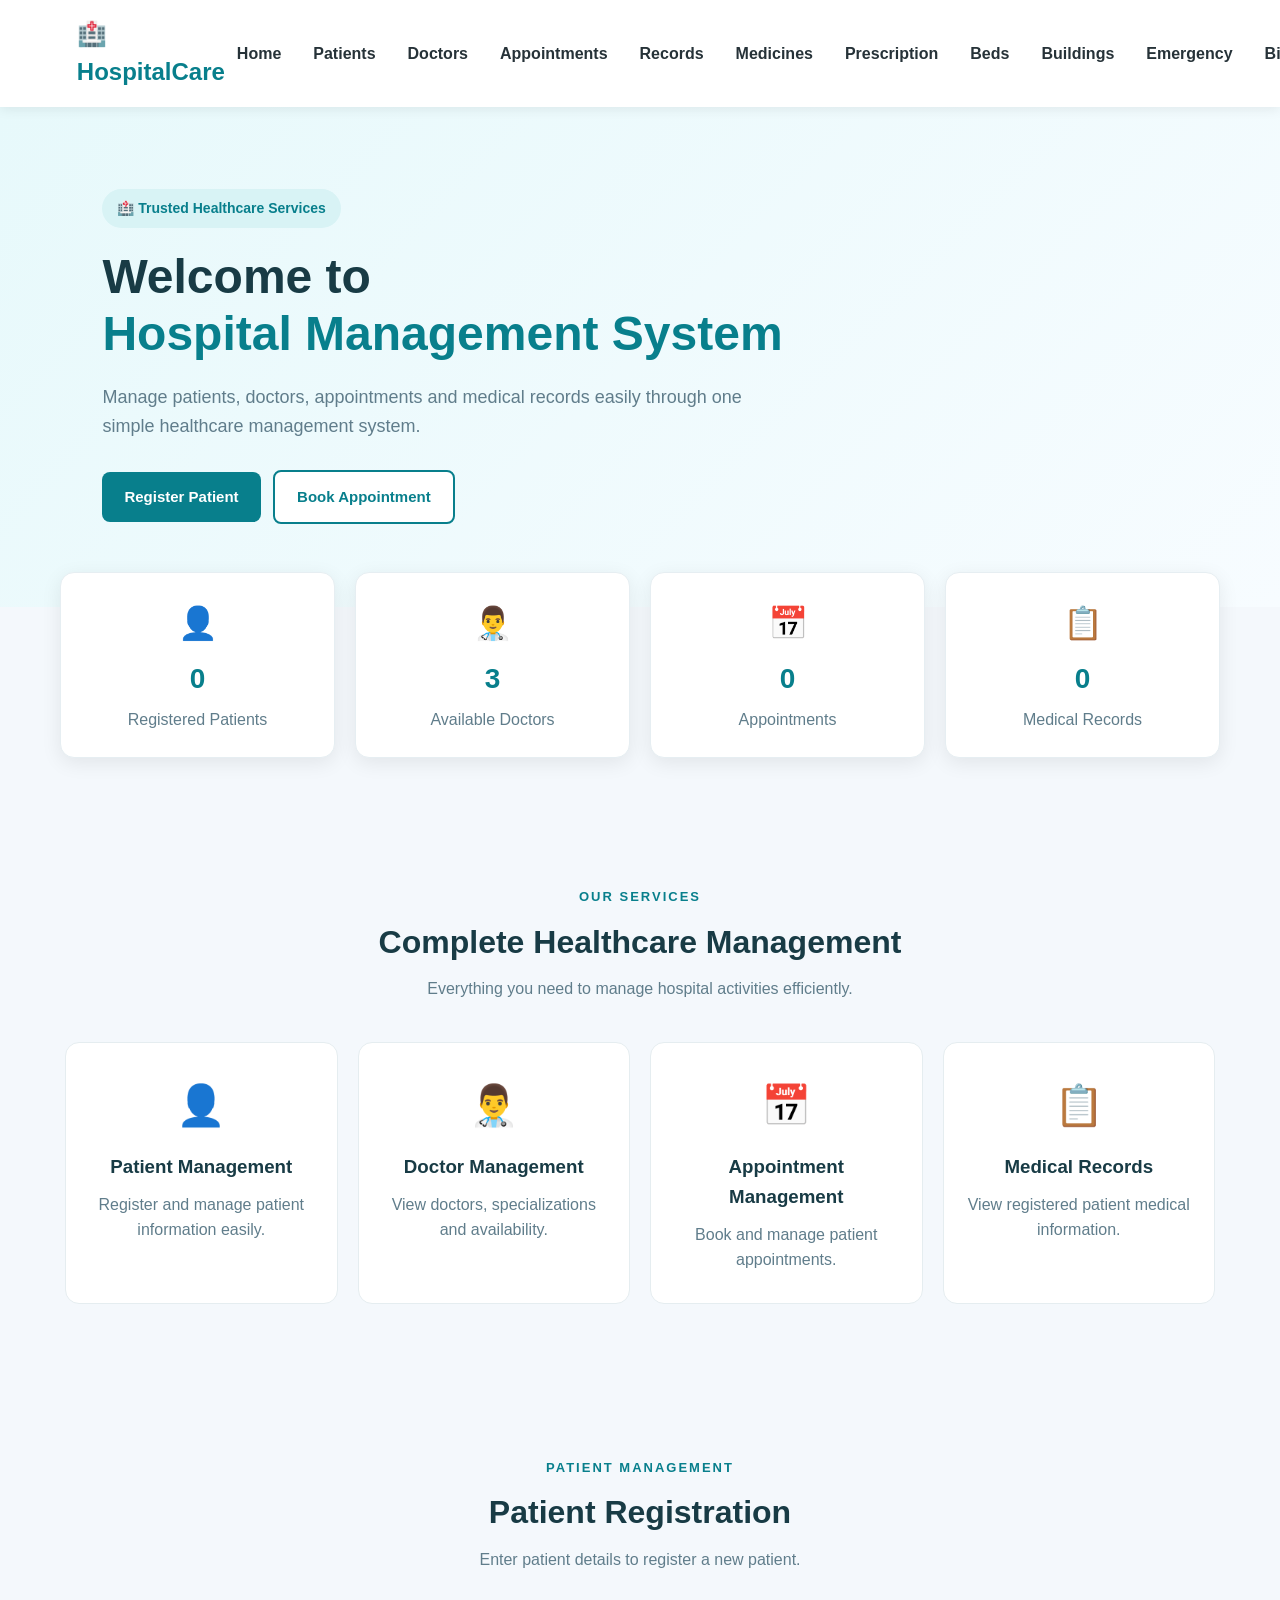
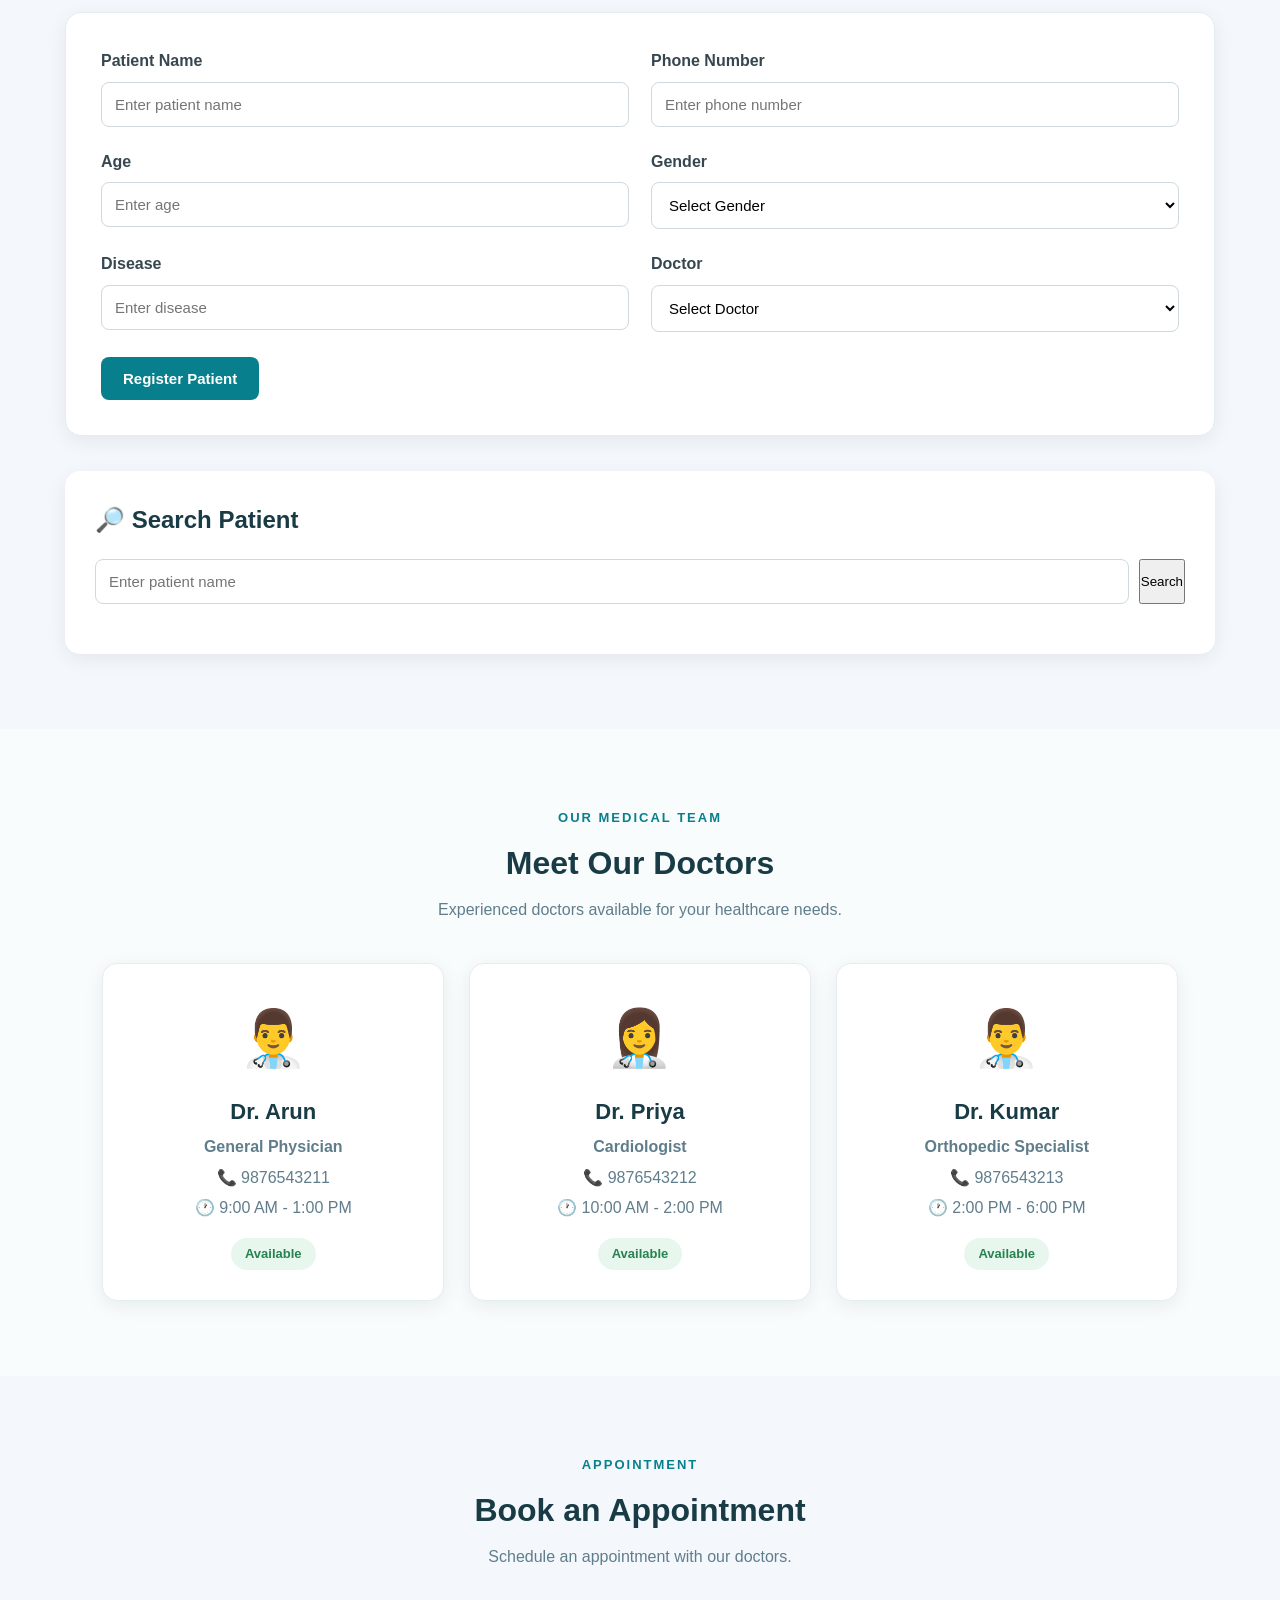
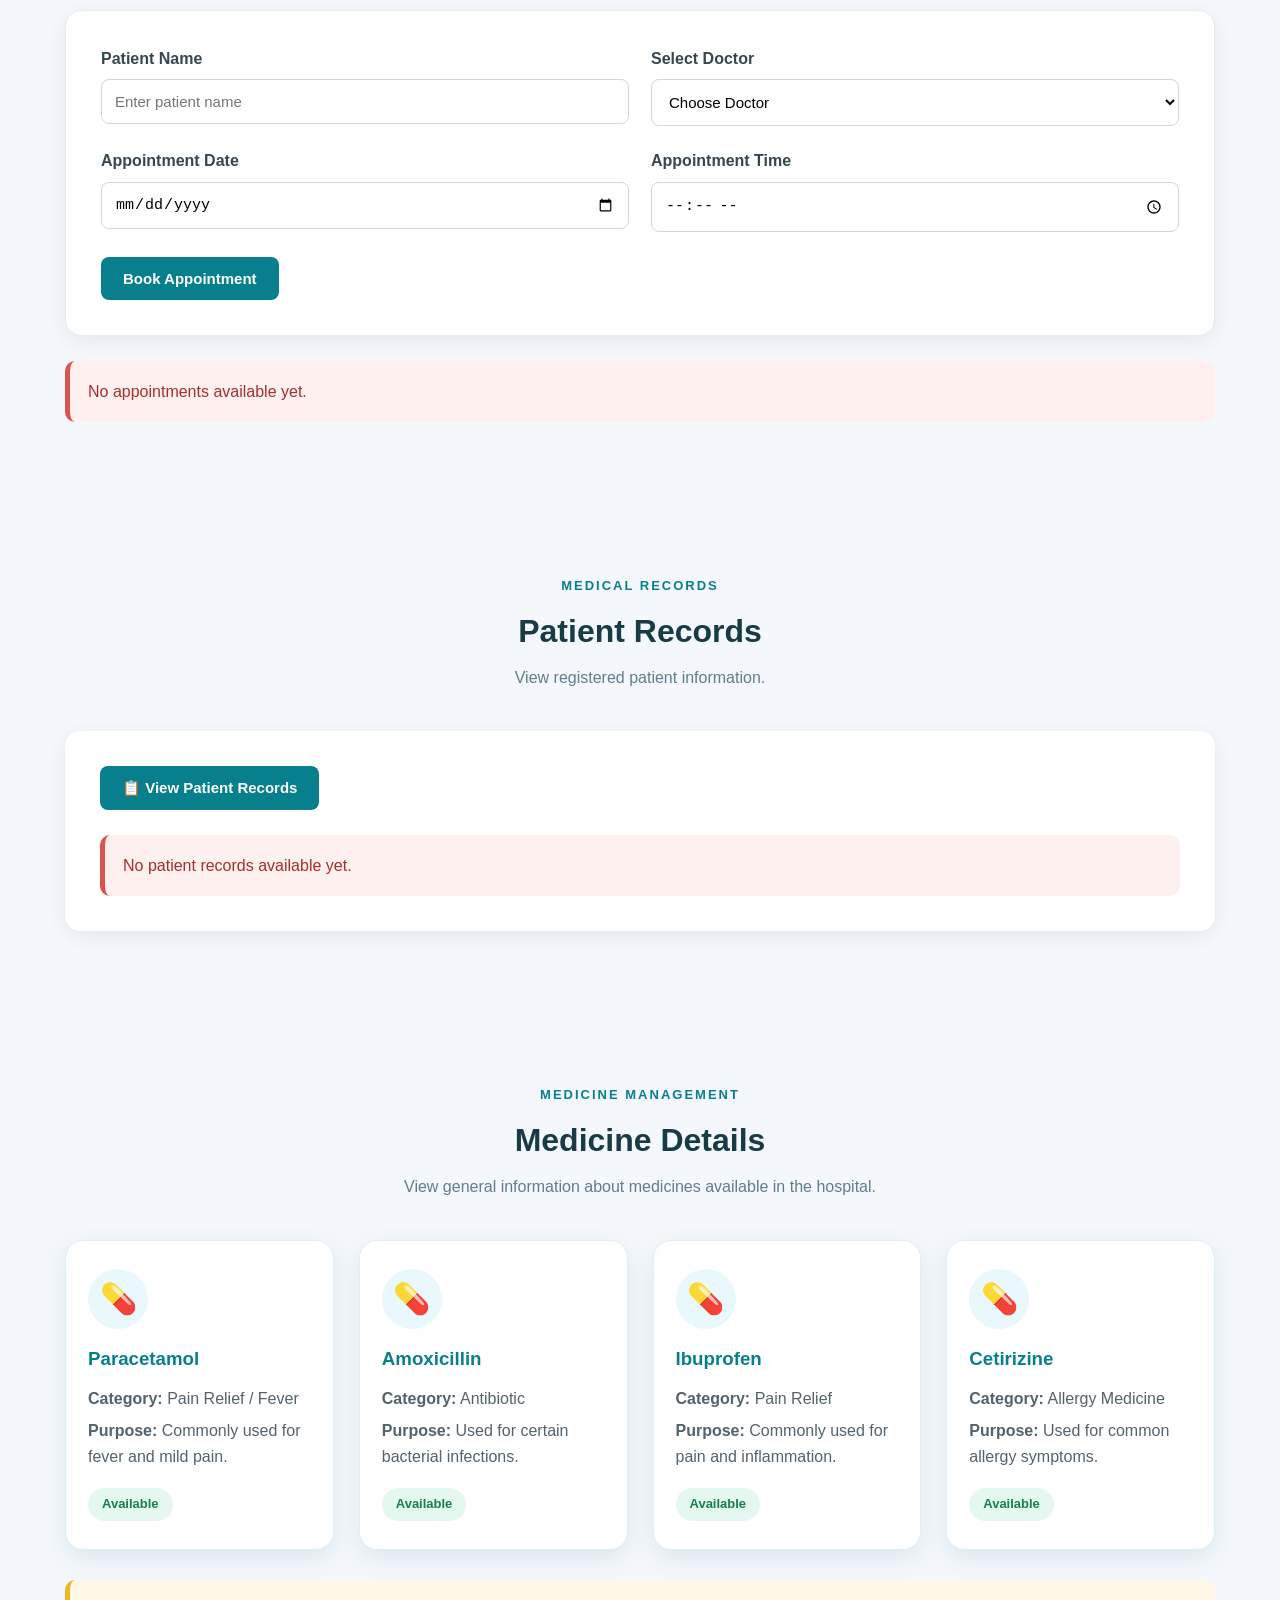
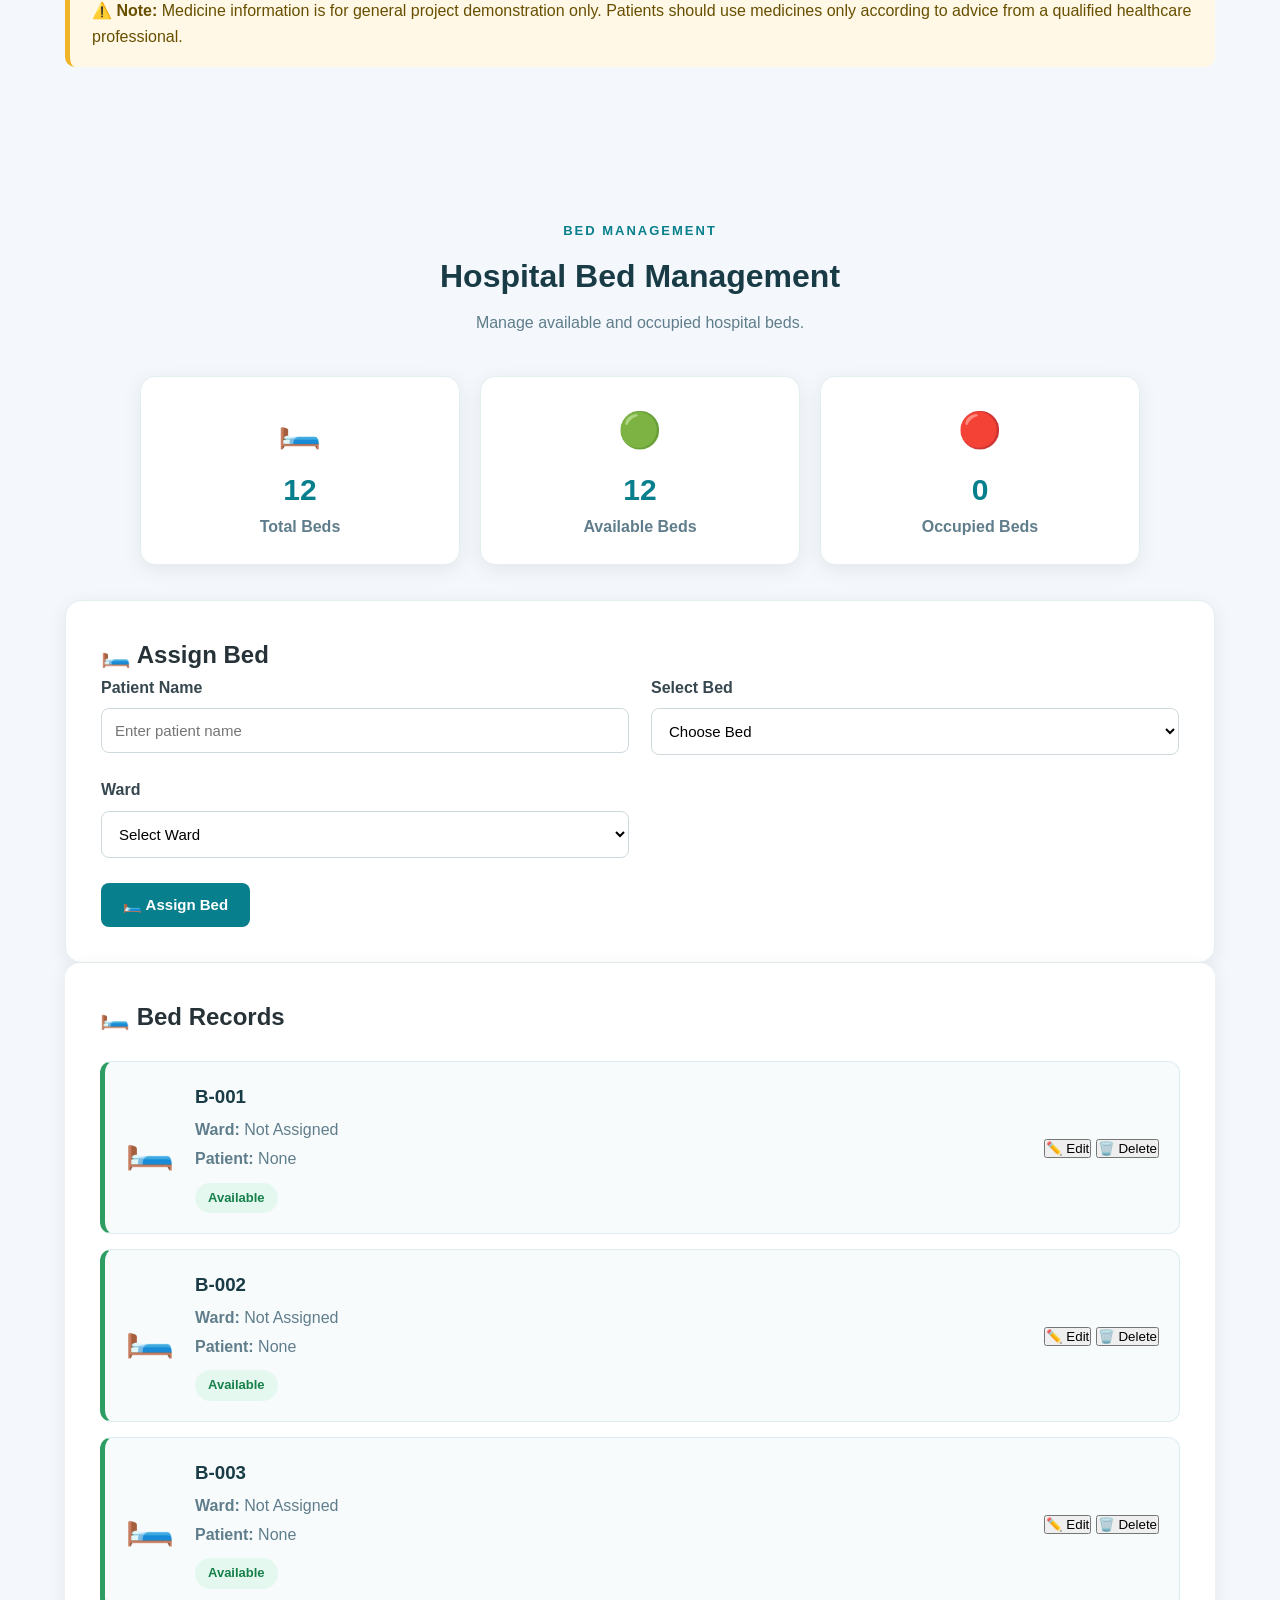
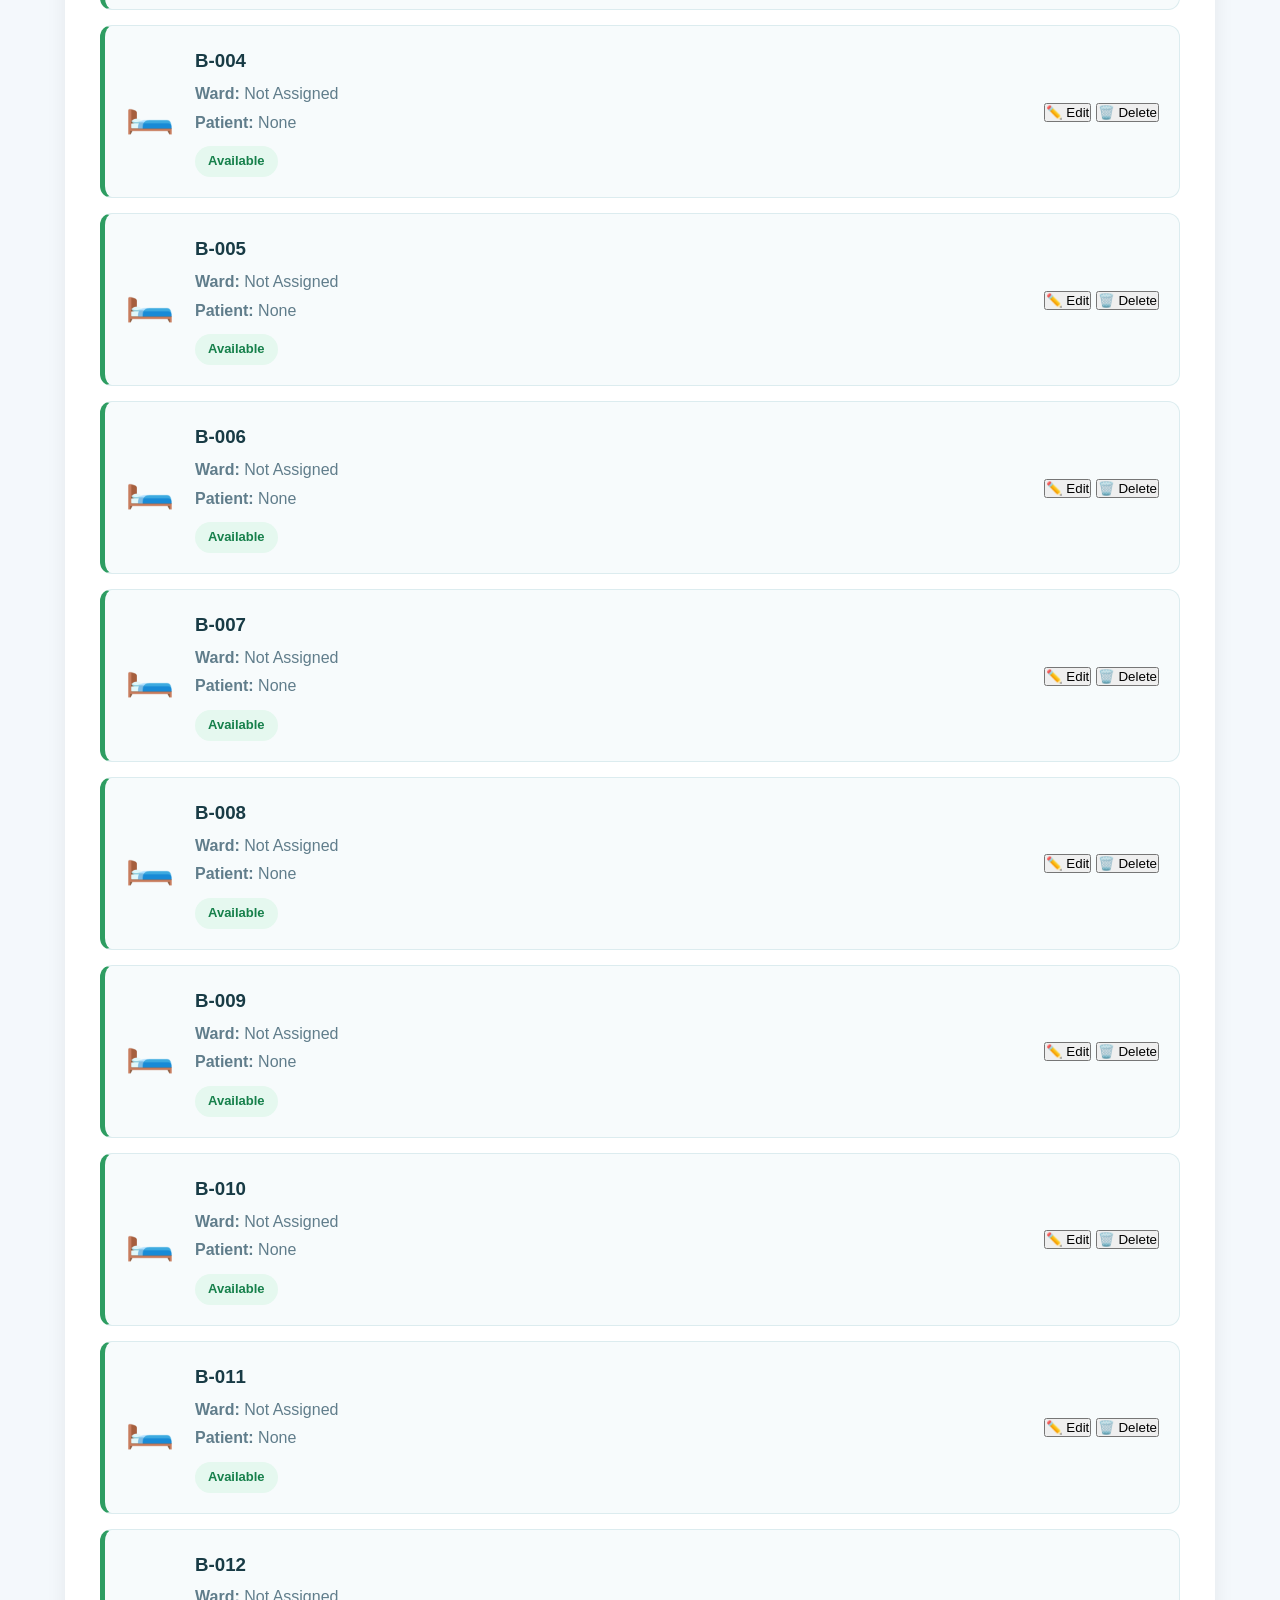
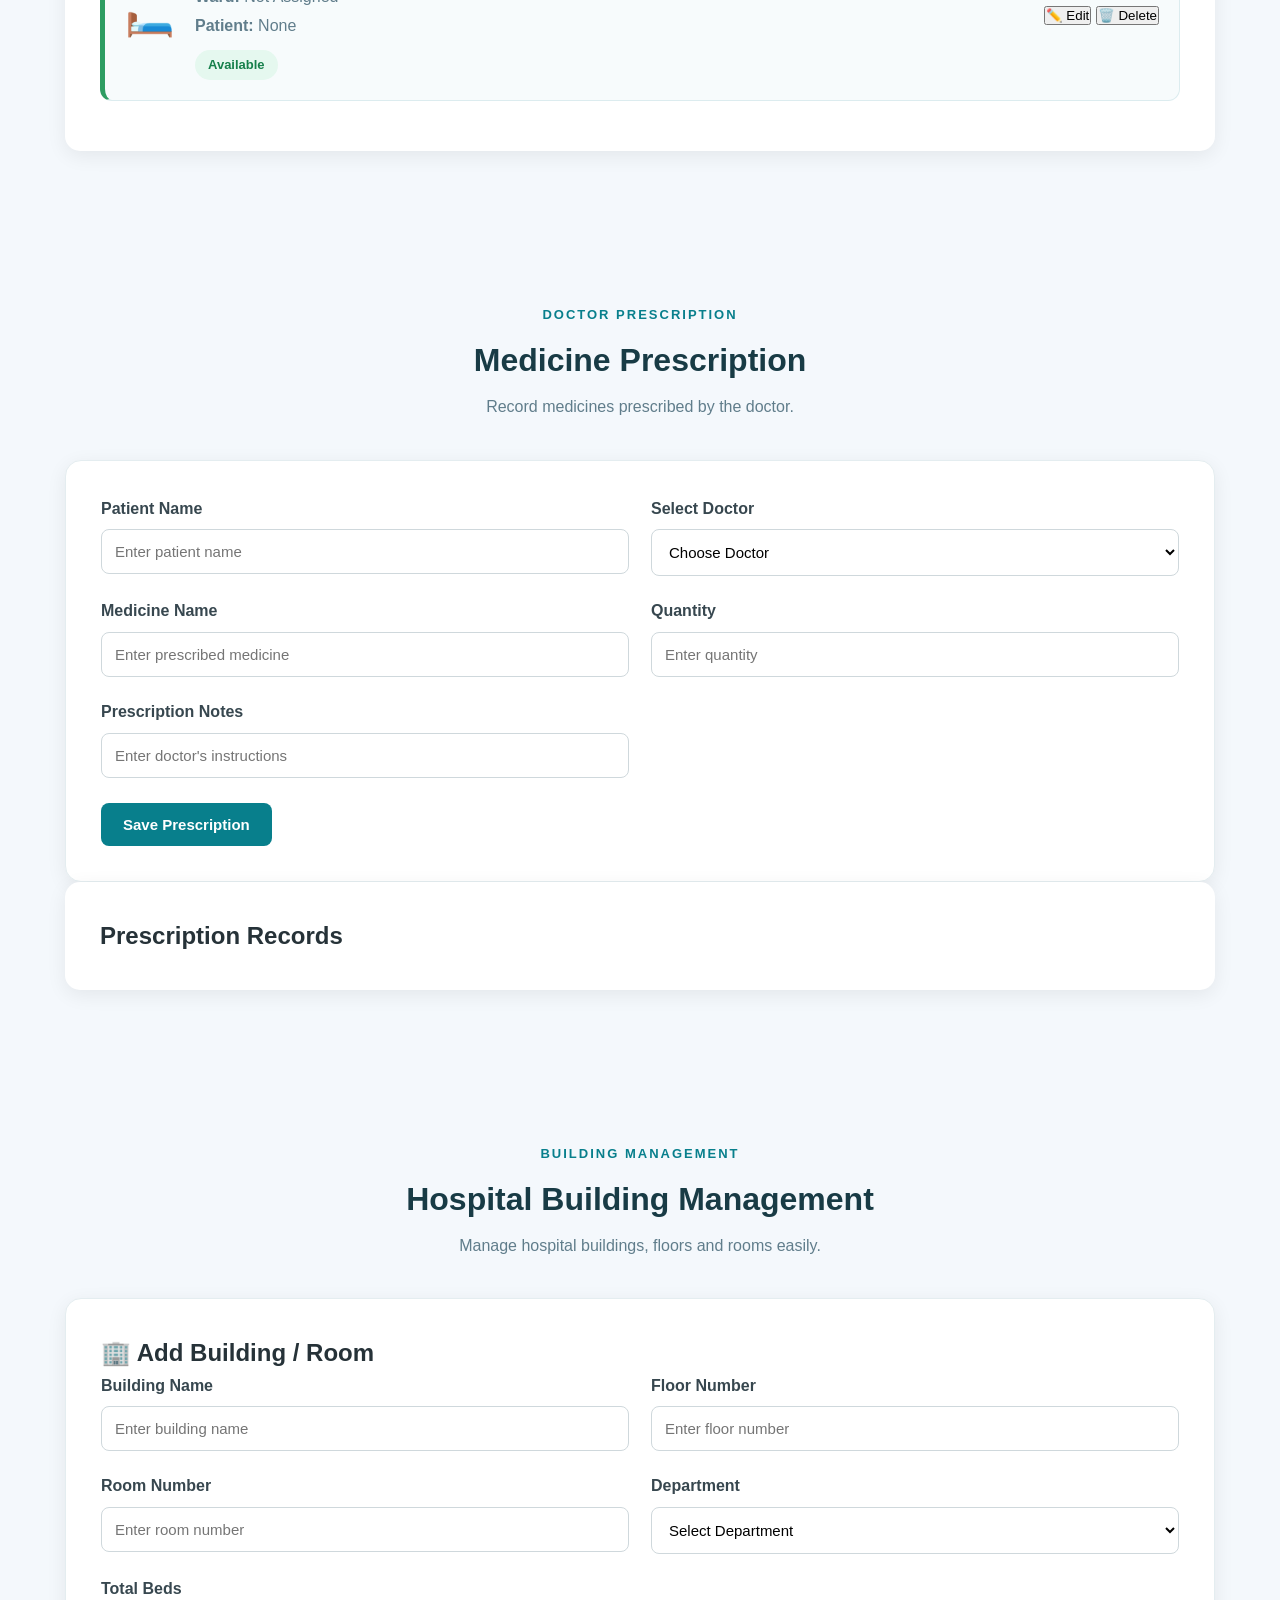
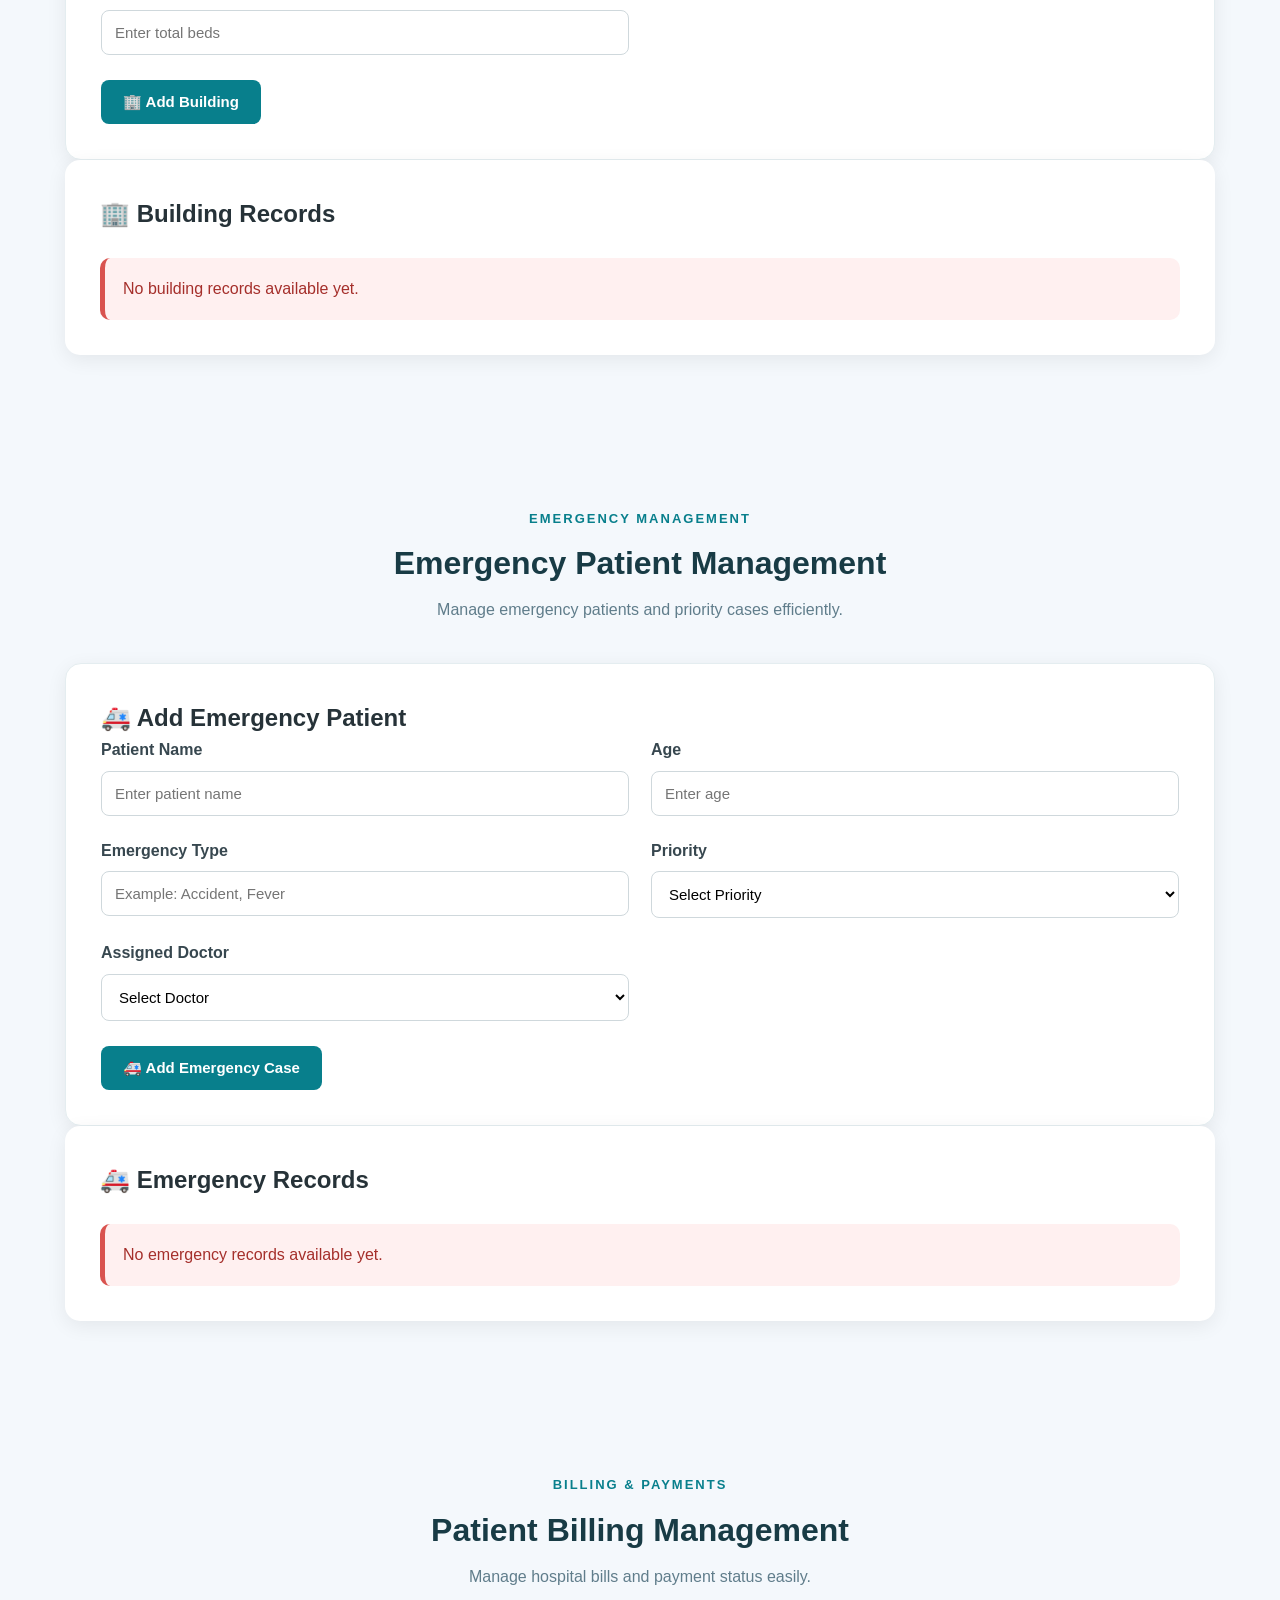
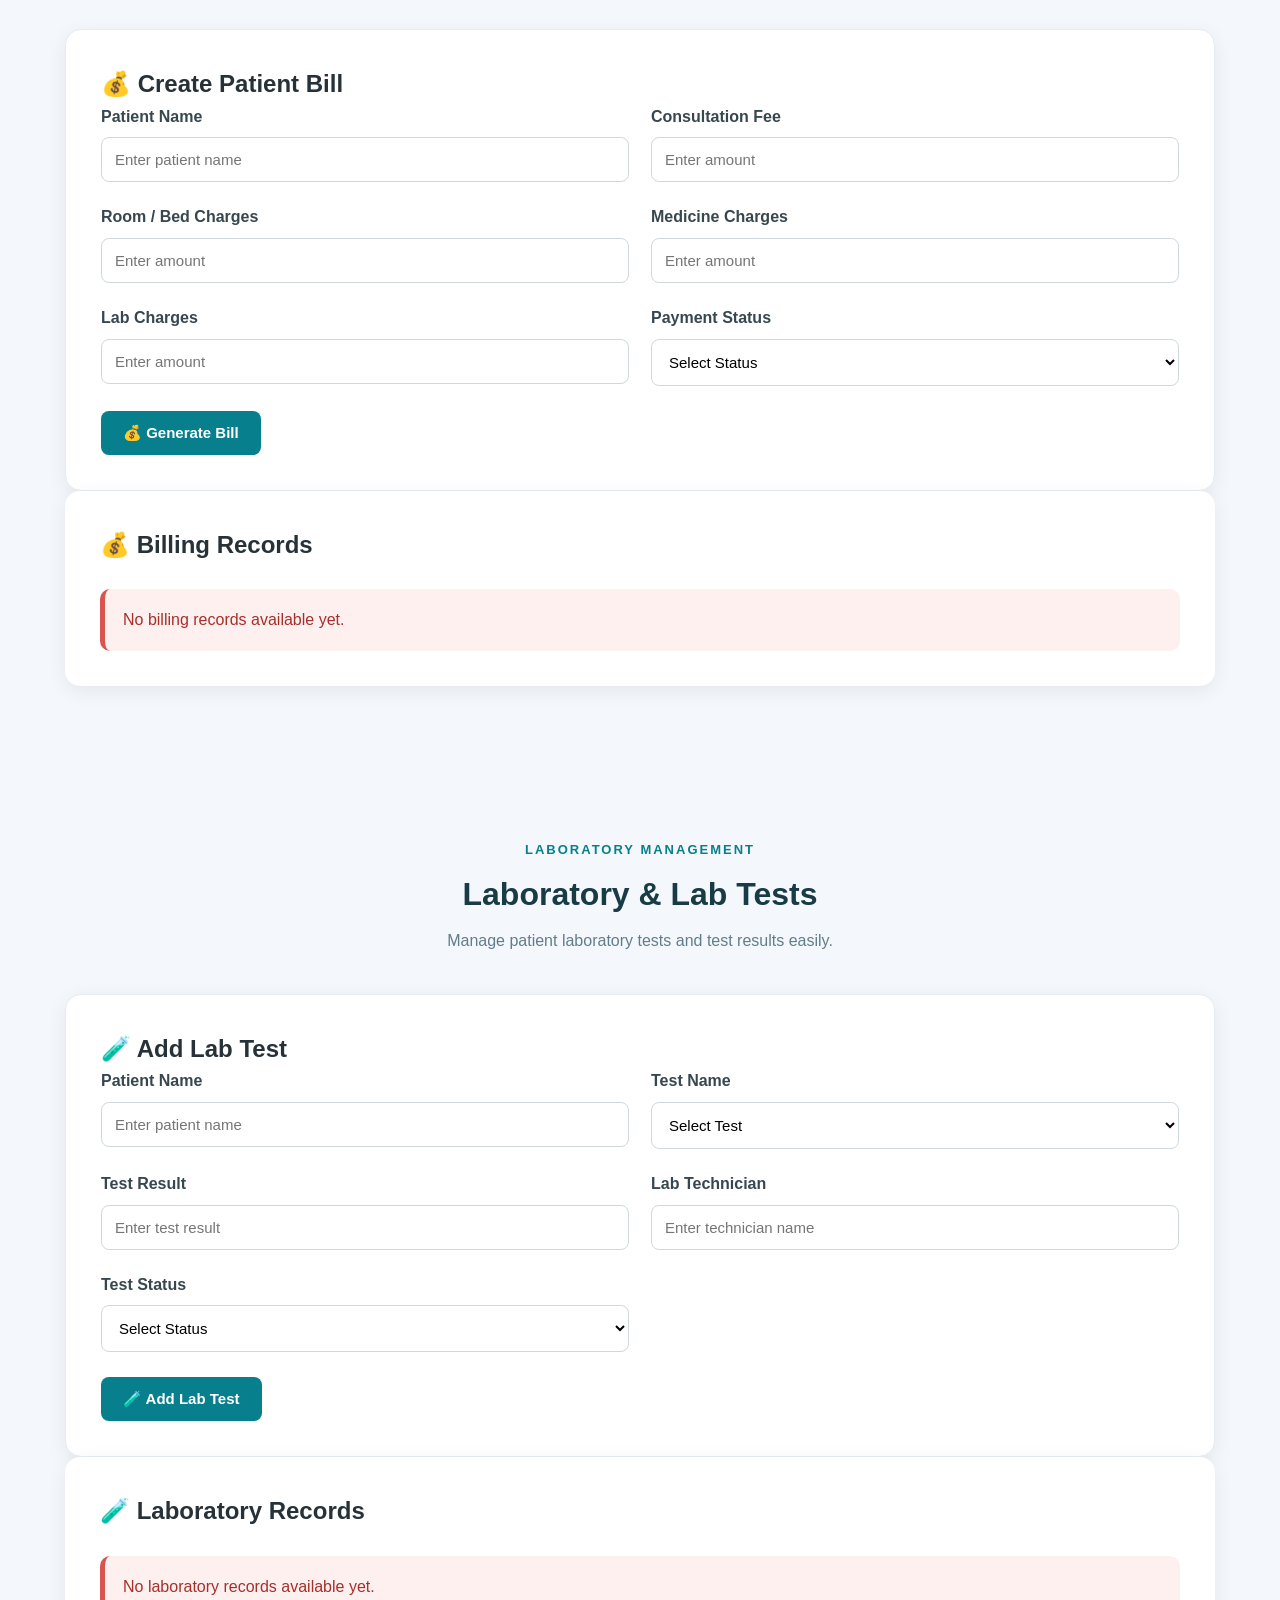
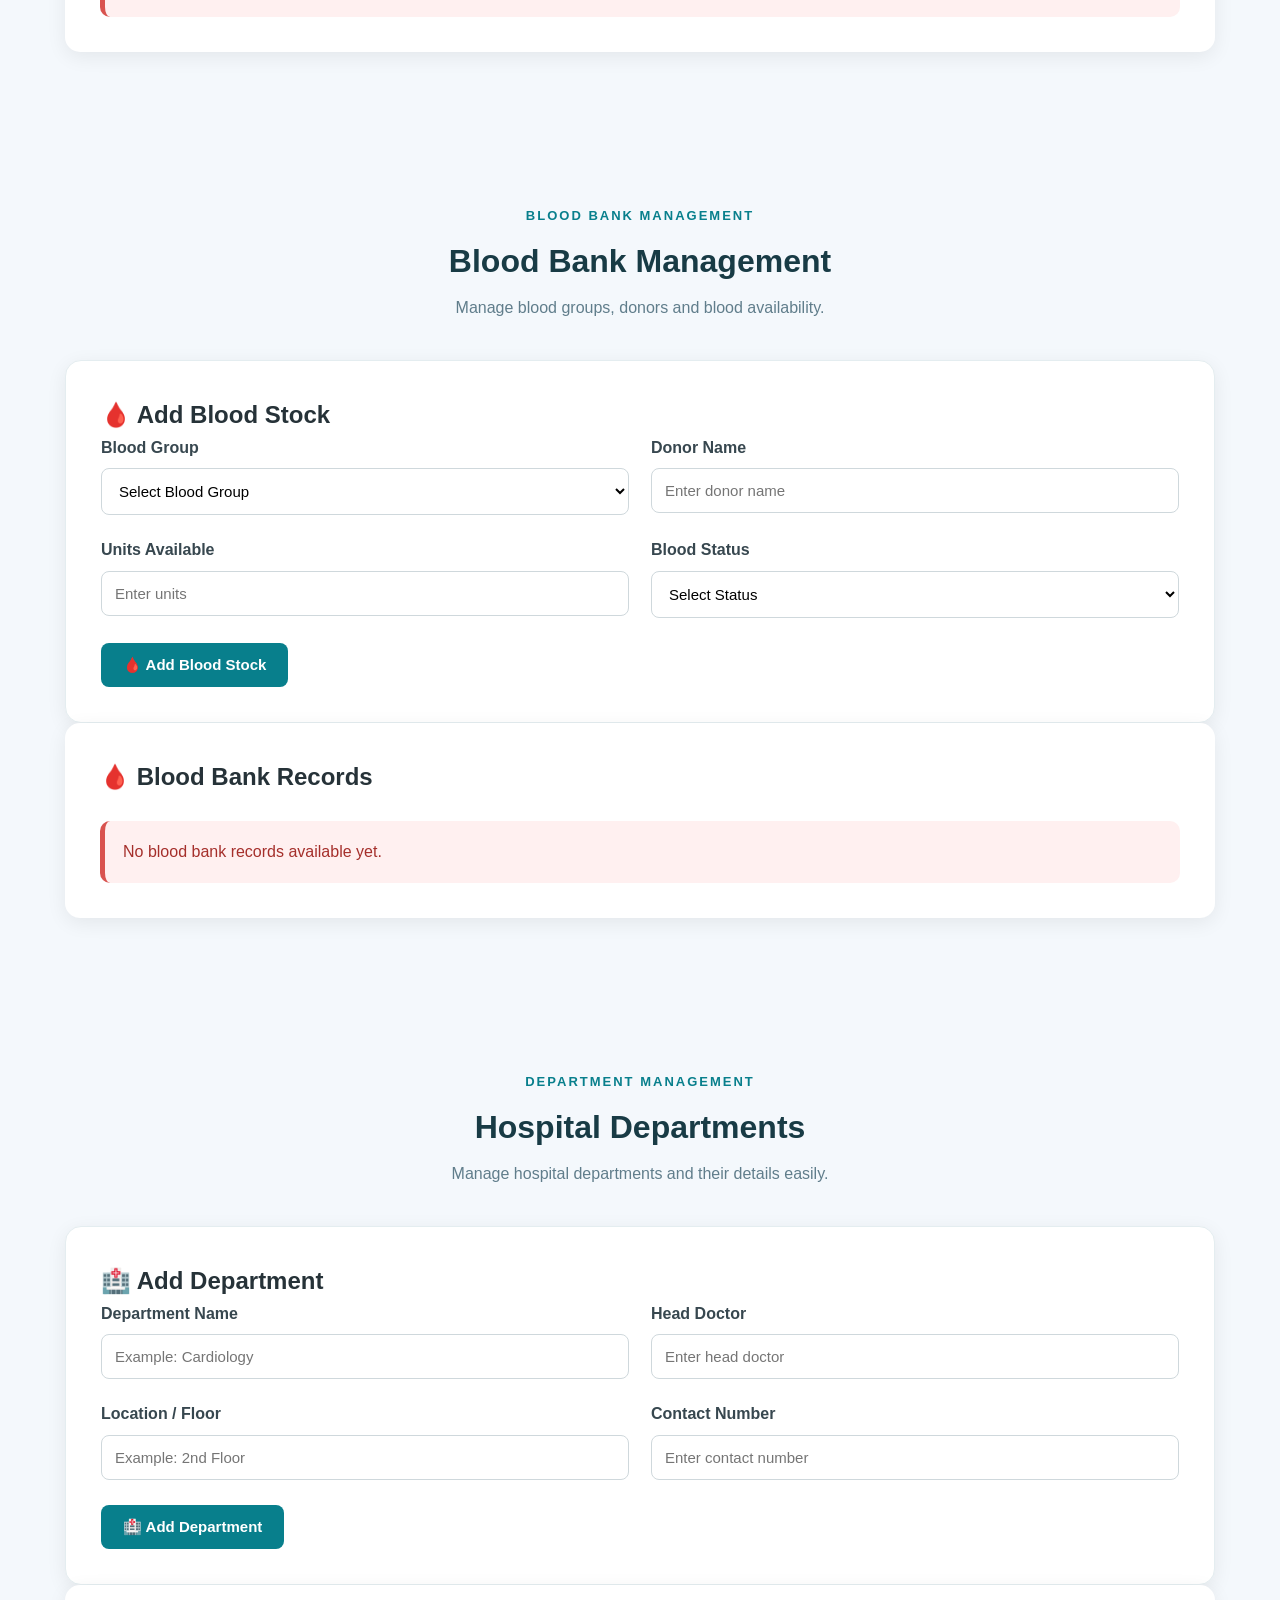
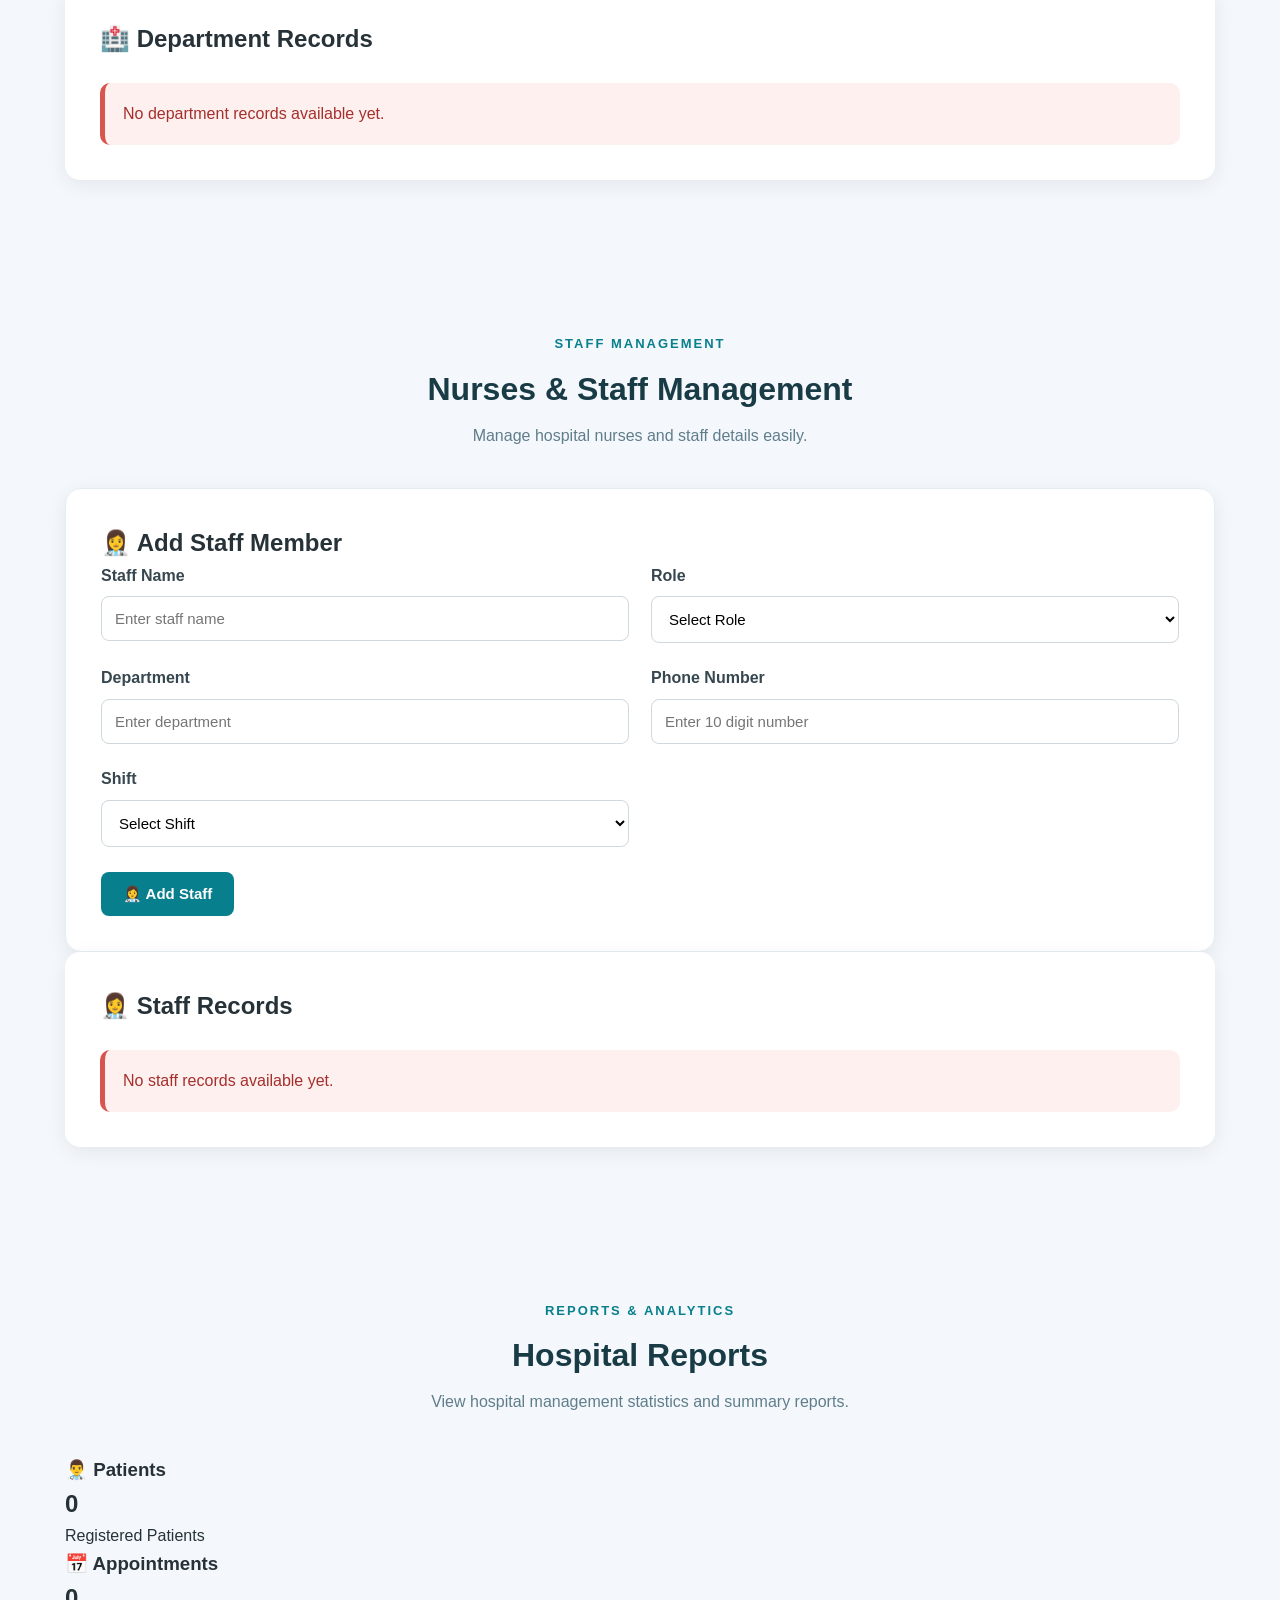
<file: index.html>
<!DOCTYPE html>

<html lang="en">
<head>
    <meta charset="UTF-8">
    <meta name="viewport" content="width=device-width, initial-scale=1.0">
    <title>Hospital Management System</title>
    <link rel="stylesheet" href="style.css">
</head>

<body>

<header>
    <div class="logo">🏥 HospitalCare</div>


<nav>
    <a href="#home">Home</a>
    <a href="#patients">Patients</a>
    <a href="#doctors">Doctors</a>
    <a href="#appointment">Appointments</a>
    <a href="#records">Records</a>
    <a href="#medicines">Medicines</a>
    <a href="#prescription">Prescription</a>
    <a href="#beds">Beds</a>
    <a href="#buildings">Buildings</a>
    <a href="#emergency">Emergency</a>
    <a href="#billing">Billing</a>
    <a href="#lab">Lab Tests</a>
    <a href="#bloodbank">Blood Bank</a>
    <a href="#departments">Departments</a>
    <a href="#staff">Nurses / Staff</a>
    <a href="#reports">Reports</a>
    <a href="#notifications">Notifications</a>
    <a href="#pharmacy">Pharmacy Stock</a>
    <a href="#discharge">Discharge</a>
    
    <a href="#contact">Contact</a>
    <a href="login.html" class="login-btn">Login</a>
</nav>


</header>

<!-- HOME -->

<section id="home" class="hero">


<div class="hero-content">
    <span class="badge">🏥 Trusted Healthcare Services</span>

    <h1>Welcome to<br>
        <span>Hospital Management System</span>
    </h1>

    <p>
        Manage patients, doctors, appointments and medical records
        easily through one simple healthcare management system.
    </p>

    <a href="#patients" class="primary-btn">
        Register Patient
    </a>

    <a href="#appointment" class="secondary-btn">
        Book Appointment
    </a>
</div>


</section>

<!-- DASHBOARD -->

<section class="dashboard">


<div class="stat-card">
    <div class="stat-icon">👤</div>
    <h3 id="patientCount">0</h3>
    <p>Registered Patients</p>
</div>

<div class="stat-card">
    <div class="stat-icon">👨‍⚕️</div>
    <h3>3</h3>
    <p>Available Doctors</p>
</div>

<div class="stat-card">
    <div class="stat-icon">📅</div>
    <h3 id="appointmentCount">0</h3>
    <p>Appointments</p>
</div>

<div class="stat-card">
    <div class="stat-icon">📋</div>
    <h3 id="recordCount">0</h3>
    <p>Medical Records</p>
</div>


</section>

<!-- SERVICES -->

<section class="section">


<div class="section-title">
    <span>OUR SERVICES</span>
    <h2>Complete Healthcare Management</h2>
    <p>Everything you need to manage hospital activities efficiently.</p>
</div>

<div class="service-grid">

    <div class="service-card">
        <div class="service-icon">👤</div>
        <h3>Patient Management</h3>
        <p>Register and manage patient information easily.</p>
    </div>

    <div class="service-card">
        <div class="service-icon">👨‍⚕️</div>
        <h3>Doctor Management</h3>
        <p>View doctors, specializations and availability.</p>
    </div>

    <div class="service-card">
        <div class="service-icon">📅</div>
        <h3>Appointment Management</h3>
        <p>Book and manage patient appointments.</p>
    </div>

    <div class="service-card">
        <div class="service-icon">📋</div>
        <h3>Medical Records</h3>
        <p>View registered patient medical information.</p>
    </div>

</div>


</section>

<!-- PATIENTS -->

<section id="patients" class="section">


<div class="section-title">
    <span>PATIENT MANAGEMENT</span>
    <h2>Patient Registration</h2>
    <p>Enter patient details to register a new patient.</p>
</div>

<div class="form-card">

    <form onsubmit="registerPatient(event)">

        <div class="form-grid">

            <div class="form-group">
                <label>Patient Name</label>
                <input type="text" id="patientName"
                       placeholder="Enter patient name" required>
            </div>

            <div class="form-group">
                <label>Phone Number</label>
                <input type="tel" id="phone"
                       placeholder="Enter phone number"
                       pattern="[0-9]{10}" required>
            </div>

            <div class="form-group">
                <label>Age</label>
                <input type="number" id="age"
                       placeholder="Enter age"
                       min="1" max="120" required>
            </div>

            <div class="form-group">
                <label>Gender</label>
                <select id="gender" required>
                    <option value="">Select Gender</option>
                    <option>Male</option>
                    <option>Female</option>
                    <option>Other</option>
                </select>
            </div>

            <div class="form-group">
                <label>Disease</label>
                <input type="text" id="disease"
                       placeholder="Enter disease" required>
            </div>

            <div class="form-group">
                <label>Doctor</label>
                <select id="doctor" required>
                    <option value="">Select Doctor</option>
                    <option>Dr. Arun</option>
                    <option>Dr. Priya</option>
                    <option>Dr. Kumar</option>
                </select>
            </div>

        </div>

        <button type="submit" class="primary-btn">
            Register Patient
        </button>

    </form>

    <div id="patientMessage"></div>

</div>


<!-- SEARCH -->
<div class="search-box">

    <h2>🔎 Search Patient</h2>

    <div class="search-row">

        <input type="text"
               id="searchPatient"
               placeholder="Enter patient name">

        <button onclick="searchPatient()">
            Search
        </button>

    </div>

    <div id="searchResult"></div>

</div>


</section>

<!-- DOCTORS -->

<section id="doctors" class="section doctors-section">

<div class="section-title">
    <span>OUR MEDICAL TEAM</span>
    <h2>Meet Our Doctors</h2>
    <p>Experienced doctors available for your healthcare needs.</p>
</div>

<div class="doctor-grid">

    <div class="doctor-card">
        <div class="doctor-icon">👨‍⚕️</div>
        <h3>Dr. Arun</h3>
        <p class="specialization">General Physician</p>
        <p>📞 9876543211</p>
        <p>🕐 9:00 AM - 1:00 PM</p>
        <span class="available">Available</span>
    </div>

    <div class="doctor-card">
        <div class="doctor-icon">👩‍⚕️</div>
        <h3>Dr. Priya</h3>
        <p class="specialization">Cardiologist</p>
        <p>📞 9876543212</p>
        <p>🕐 10:00 AM - 2:00 PM</p>
        <span class="available">Available</span>
    </div>

    <div class="doctor-card">
        <div class="doctor-icon">👨‍⚕️</div>
        <h3>Dr. Kumar</h3>
        <p class="specialization">Orthopedic Specialist</p>
        <p>📞 9876543213</p>
        <p>🕐 2:00 PM - 6:00 PM</p>
        <span class="available">Available</span>
    </div>

</div>


</section>

<!-- APPOINTMENT -->

<section id="appointment" class="section">


<div class="section-title">
    <span>APPOINTMENT</span>
    <h2>Book an Appointment</h2>
    <p>Schedule an appointment with our doctors.</p>
</div>

<div class="form-card">

    <form onsubmit="bookAppointment(event)">

        <div class="form-grid">

            <div class="form-group">
                <label>Patient Name</label>
                <input type="text"
                       id="appointmentName"
                       placeholder="Enter patient name"
                       required>
            </div>

            <div class="form-group">
                <label>Select Doctor</label>
                <select id="appointmentDoctor" required>
                    <option value="">Choose Doctor</option>
                    <option>Dr. Arun</option>
                    <option>Dr. Priya</option>
                    <option>Dr. Kumar</option>
                </select>
            </div>

            <div class="form-group">
                <label>Appointment Date</label>
                <input type="date"
                       id="appointmentDate"
                       required>
            </div>

            <div class="form-group">
                <label>Appointment Time</label>
                <input type="time"
                       id="appointmentTime"
                       required>
            </div>

        </div>

        <button type="submit" class="primary-btn">
            Book Appointment
        </button>

    </form>

    <div id="appointmentMessage"></div>

</div>
<div id="appointmentList"></div>

</section>

<!-- RECORDS -->

<section id="records" class="section">


<div class="section-title">
    <span>MEDICAL RECORDS</span>
    <h2>Patient Records</h2>
    <p>View registered patient information.</p>
</div>

<div class="records-card">

    <button onclick="viewRecords()" class="primary-btn">
        📋 View Patient Records
    </button>

    <div id="recordList"></div>

</div>


</section>
<section id="medicines" class="section">
    <div class="section-title">
        <span>MEDICINE MANAGEMENT</span>
        <h2>Medicine Details</h2>
        <p>View general information about medicines available in the hospital.</p>
    </div>

    <div class="medicine-grid">

        <div class="medicine-card">
            <div class="medicine-icon">💊</div>
            <h3>Paracetamol</h3>
            <p><strong>Category:</strong> Pain Relief / Fever</p>
            <p><strong>Purpose:</strong> Commonly used for fever and mild pain.</p>
            <span class="medicine-status">Available</span>
        </div>

        <div class="medicine-card">
            <div class="medicine-icon">💊</div>
            <h3>Amoxicillin</h3>
            <p><strong>Category:</strong> Antibiotic</p>
            <p><strong>Purpose:</strong> Used for certain bacterial infections.</p>
            <span class="medicine-status">Available</span>
        </div>

        <div class="medicine-card">
            <div class="medicine-icon">💊</div>
            <h3>Ibuprofen</h3>
            <p><strong>Category:</strong> Pain Relief</p>
            <p><strong>Purpose:</strong> Commonly used for pain and inflammation.</p>
            <span class="medicine-status">Available</span>
        </div>

        <div class="medicine-card">
            <div class="medicine-icon">💊</div>
            <h3>Cetirizine</h3>
            <p><strong>Category:</strong> Allergy Medicine</p>
            <p><strong>Purpose:</strong> Used for common allergy symptoms.</p>
            <span class="medicine-status">Available</span>
        </div>

    </div>

    <div class="medicine-note">
        <strong>⚠️ Note:</strong>
        Medicine information is for general project demonstration only.
        Patients should use medicines only according to advice from a qualified healthcare professional.
    </div>
</section>
<!-- BED MANAGEMENT -->

<section id="beds" class="section">

    <div class="section-title">
        <span>BED MANAGEMENT</span>
        <h2>Hospital Bed Management</h2>
        <p>Manage available and occupied hospital beds.</p>
    </div>

    <div class="bed-dashboard">

        <div class="bed-stat">
            <div>🛏️</div>
            <h3 id="totalBeds">12</h3>
            <p>Total Beds</p>
        </div>

        <div class="bed-stat available-bed">
            <div>🟢</div>
            <h3 id="availableBeds">12</h3>
            <p>Available Beds</p>
        </div>

        <div class="bed-stat occupied-bed">
            <div>🔴</div>
            <h3 id="occupiedBeds">0</h3>
            <p>Occupied Beds</p>
        </div>

    </div>

    <div class="form-card">

        <h2>🛏️ Assign Bed</h2>

        <form onsubmit="assignBed(event)">

            <div class="form-grid">

                <div class="form-group">
                    <label>Patient Name</label>
                    <input type="text"
                           id="bedPatientName"
                           placeholder="Enter patient name"
                           required>
                </div>

                <div class="form-group">
                    <label>Select Bed</label>
                    <select id="bedNumber" required>
                        <option value="">Choose Bed</option>
                    </select>
                </div>

                <div class="form-group">
                    <label>Ward</label>
                    <select id="bedWard" required>
                        <option value="">Select Ward</option>
                        <option>General Ward</option>
                        <option>ICU</option>
                        <option>Emergency Ward</option>
                        <option>Private Ward</option>
                    </select>
                </div>

            </div>

            <button type="submit" class="primary-btn">
                🛏️ Assign Bed
            </button>

        </form>

        <div id="bedMessage"></div>

    </div>

    <div class="records-card">

        <h2>🛏️ Bed Records</h2>

        <div id="bedList"></div>

    </div>

</section>
<!-- DOCTOR PRESCRIPTION --><section id="prescription" class="section"><div class="section-title">
    <span>DOCTOR PRESCRIPTION</span>
    <h2>Medicine Prescription</h2>
    <p>Record medicines prescribed by the doctor.</p>
</div>

<div class="form-card">

    <form onsubmit="addPrescription(event)">

        <div class="form-grid">

            <div class="form-group">
                <label>Patient Name</label>
                <input type="text"
                       id="prescriptionPatient"
                       placeholder="Enter patient name"
                       required>
            </div>

            <div class="form-group">
                <label>Select Doctor</label>
                <select id="prescriptionDoctor" required>
                    <option value="">Choose Doctor</option>
                    <option>Dr. Arun</option>
                    <option>Dr. Priya</option>
                    <option>Dr. Kumar</option>
                </select>
            </div>

            <div class="form-group">
                <label>Medicine Name</label>
                <input type="text"
                       id="prescriptionMedicine"
                       placeholder="Enter prescribed medicine"
                       required>
            </div>

            <div class="form-group">
                <label>Quantity</label>
                <input type="number"
                       id="prescriptionQuantity"
                       min="1"
                       placeholder="Enter quantity"
                       required>
            </div>

            <div class="form-group">
                <label>Prescription Notes</label>
                <input type="text"
                       id="prescriptionNotes"
                       placeholder="Enter doctor's instructions"
                       required>
            </div>

        </div>

        <button type="submit" class="primary-btn">
            Save Prescription
        </button>

    </form>

    <div id="prescriptionMessage"></div>

</div>

<div class="records-card">
    <h2>Prescription Records</h2>
    <div id="prescriptionList"></div>
</div>

</section>
    <!-- BUILDING MANAGEMENT -->

<section id="buildings" class="section">

    <div class="section-title">
        <span>BUILDING MANAGEMENT</span>
        <h2>Hospital Building Management</h2>
        <p>Manage hospital buildings, floors and rooms easily.</p>
    </div>

    <div class="form-card">

        <h2>🏢 Add Building / Room</h2>

        <form onsubmit="addBuilding(event)">

            <div class="form-grid">

                <div class="form-group">
                    <label>Building Name</label>
                    <input type="text"
                           id="buildingName"
                           placeholder="Enter building name"
                           required>
                </div>

                <div class="form-group">
                    <label>Floor Number</label>
                    <input type="number"
                           id="floorNumber"
                           placeholder="Enter floor number"
                           min="1"
                           required>
                </div>

                <div class="form-group">
                    <label>Room Number</label>
                    <input type="text"
                           id="roomNumber"
                           placeholder="Enter room number"
                           required>
                </div>

                <div class="form-group">
                    <label>Department</label>
                    <select id="buildingDepartment" required>
                        <option value="">Select Department</option>
                        <option>General Medicine</option>
                        <option>Cardiology</option>
                        <option>Orthopedics</option>
                        <option>Emergency</option>
                        <option>ICU</option>
                        <option>General Ward</option>
                    </select>
                </div>

                <div class="form-group">
                    <label>Total Beds</label>
                    <input type="number"
                           id="buildingBeds"
                           placeholder="Enter total beds"
                           min="1"
                           required>
                </div>

            </div>

            <button type="submit" class="primary-btn">
                🏢 Add Building
            </button>

        </form>

        <div id="buildingMessage"></div>

    </div>

    <div class="records-card">

        <h2>🏢 Building Records</h2>

        <div id="buildingList"></div>

    </div>

</section>
    <!-- EMERGENCY MANAGEMENT -->

<section id="emergency" class="section">

    <div class="section-title">
        <span>EMERGENCY MANAGEMENT</span>
        <h2>Emergency Patient Management</h2>
        <p>Manage emergency patients and priority cases efficiently.</p>
    </div>

    <div class="form-card">

        <h2>🚑 Add Emergency Patient</h2>

        <form onsubmit="addEmergency(event)">

            <div class="form-grid">

                <div class="form-group">
                    <label>Patient Name</label>
                    <input type="text"
                           id="emergencyPatientName"
                           placeholder="Enter patient name"
                           required>
                </div>

                <div class="form-group">
                    <label>Age</label>
                    <input type="number"
                           id="emergencyAge"
                           placeholder="Enter age"
                           min="1"
                           max="120"
                           required>
                </div>

                <div class="form-group">
                    <label>Emergency Type</label>
                    <input type="text"
                           id="emergencyType"
                           placeholder="Example: Accident, Fever"
                           required>
                </div>

                <div class="form-group">
                    <label>Priority</label>
                    <select id="emergencyPriority" required>
                        <option value="">Select Priority</option>
                        <option>Critical</option>
                        <option>High</option>
                        <option>Normal</option>
                    </select>
                </div>

                <div class="form-group">
                    <label>Assigned Doctor</label>
                    <select id="emergencyDoctor" required>
                        <option value="">Select Doctor</option>
                        <option>Dr. Arun</option>
                        <option>Dr. Priya</option>
                        <option>Dr. Kumar</option>
                    </select>
                </div>

            </div>

            <button type="submit" class="primary-btn">
                🚑 Add Emergency Case
            </button>

        </form>

        <div id="emergencyMessage"></div>

    </div>

    <div class="records-card">

        <h2>🚑 Emergency Records</h2>

        <div id="emergencyList"></div>

    </div>

</section>
    <!-- BILLING & PAYMENTS -->

<section id="billing" class="section">

    <div class="section-title">
        <span>BILLING & PAYMENTS</span>
        <h2>Patient Billing Management</h2>
        <p>Manage hospital bills and payment status easily.</p>
    </div>

    <div class="form-card">

        <h2>💰 Create Patient Bill</h2>

        <form onsubmit="addBill(event)">

            <div class="form-grid">

                <div class="form-group">
                    <label>Patient Name</label>
                    <input type="text"
                           id="billPatientName"
                           placeholder="Enter patient name"
                           required>
                </div>

                <div class="form-group">
                    <label>Consultation Fee</label>
                    <input type="number"
                           id="consultationFee"
                           placeholder="Enter amount"
                           min="0"
                           required>
                </div>

                <div class="form-group">
                    <label>Room / Bed Charges</label>
                    <input type="number"
                           id="roomCharges"
                           placeholder="Enter amount"
                           min="0"
                           required>
                </div>

                <div class="form-group">
                    <label>Medicine Charges</label>
                    <input type="number"
                           id="medicineCharges"
                           placeholder="Enter amount"
                           min="0"
                           required>
                </div>

                <div class="form-group">
                    <label>Lab Charges</label>
                    <input type="number"
                           id="labCharges"
                           placeholder="Enter amount"
                           min="0"
                           required>
                </div>

                <div class="form-group">
                    <label>Payment Status</label>
                    <select id="paymentStatus" required>
                        <option value="">Select Status</option>
                        <option>Paid</option>
                        <option>Pending</option>
                    </select>
                </div>

            </div>

            <button type="submit" class="primary-btn">
                💰 Generate Bill
            </button>

        </form>

        <div id="billingMessage"></div>

    </div>

    <div class="records-card">

        <h2>💰 Billing Records</h2>

        <div id="billingList"></div>

    </div>

</section>
    <!-- LABORATORY MANAGEMENT -->

<section id="lab" class="section">

    <div class="section-title">
        <span>LABORATORY MANAGEMENT</span>
        <h2>Laboratory & Lab Tests</h2>
        <p>Manage patient laboratory tests and test results easily.</p>
    </div>

    <div class="form-card">

        <h2>🧪 Add Lab Test</h2>

        <form onsubmit="addLabTest(event)">

            <div class="form-grid">

                <div class="form-group">
                    <label>Patient Name</label>
                    <input type="text"
                           id="labPatientName"
                           placeholder="Enter patient name"
                           required>
                </div>

                <div class="form-group">
                    <label>Test Name</label>
                    <select id="labTestName" required>
                        <option value="">Select Test</option>
                        <option>Blood Test</option>
                        <option>Urine Test</option>
                        <option>X-Ray</option>
                        <option>ECG</option>
                        <option>Blood Sugar Test</option>
                        <option>COVID-19 Test</option>
                    </select>
                </div>

                <div class="form-group">
                    <label>Test Result</label>
                    <input type="text"
                           id="labResult"
                           placeholder="Enter test result"
                           required>
                </div>

                <div class="form-group">
                    <label>Lab Technician</label>
                    <input type="text"
                           id="labTechnician"
                           placeholder="Enter technician name"
                           required>
                </div>

                <div class="form-group">
                    <label>Test Status</label>
                    <select id="labStatus" required>
                        <option value="">Select Status</option>
                        <option>Pending</option>
                        <option>Completed</option>
                    </select>
                </div>

            </div>

            <button type="submit" class="primary-btn">
                🧪 Add Lab Test
            </button>

        </form>

        <div id="labMessage"></div>

    </div>

    <div class="records-card">

        <h2>🧪 Laboratory Records</h2>

        <div id="labList"></div>

    </div>

</section>
    <!-- BLOOD BANK MANAGEMENT -->

<section id="bloodbank" class="section">

    <div class="section-title">
        <span>BLOOD BANK MANAGEMENT</span>
        <h2>Blood Bank Management</h2>
        <p>Manage blood groups, donors and blood availability.</p>
    </div>

    <div class="form-card">

        <h2>🩸 Add Blood Stock</h2>

        <form onsubmit="addBloodStock(event)">

            <div class="form-grid">

                <div class="form-group">
                    <label>Blood Group</label>
                    <select id="bloodGroup" required>
                        <option value="">Select Blood Group</option>
                        <option>A+</option>
                        <option>A-</option>
                        <option>B+</option>
                        <option>B-</option>
                        <option>O+</option>
                        <option>O-</option>
                        <option>AB+</option>
                        <option>AB-</option>
                    </select>
                </div>

                <div class="form-group">
                    <label>Donor Name</label>
                    <input type="text"
                           id="donorName"
                           placeholder="Enter donor name"
                           required>
                </div>

                <div class="form-group">
                    <label>Units Available</label>
                    <input type="number"
                           id="bloodUnits"
                           placeholder="Enter units"
                           min="1"
                           required>
                </div>

                <div class="form-group">
                    <label>Blood Status</label>
                    <select id="bloodStatus" required>
                        <option value="">Select Status</option>
                        <option>Available</option>
                        <option>Reserved</option>
                    </select>
                </div>

            </div>

            <button type="submit" class="primary-btn">
                🩸 Add Blood Stock
            </button>

        </form>

        <div id="bloodMessage"></div>

    </div>

    <div class="records-card">

        <h2>🩸 Blood Bank Records</h2>

        <div id="bloodList"></div>

    </div>

</section>
    <!-- DEPARTMENT MANAGEMENT -->

<section id="departments" class="section">

    <div class="section-title">
        <span>DEPARTMENT MANAGEMENT</span>
        <h2>Hospital Departments</h2>
        <p>Manage hospital departments and their details easily.</p>
    </div>

    <div class="form-card">

        <h2>🏥 Add Department</h2>

        <form onsubmit="addDepartment(event)">

            <div class="form-grid">

                <div class="form-group">
                    <label>Department Name</label>
                    <input type="text"
                           id="departmentName"
                           placeholder="Example: Cardiology"
                           required>
                </div>

                <div class="form-group">
                    <label>Head Doctor</label>
                    <input type="text"
                           id="departmentDoctor"
                           placeholder="Enter head doctor"
                           required>
                </div>

                <div class="form-group">
                    <label>Location / Floor</label>
                    <input type="text"
                           id="departmentLocation"
                           placeholder="Example: 2nd Floor"
                           required>
                </div>

                <div class="form-group">
                    <label>Contact Number</label>
                    <input type="tel"
                           id="departmentContact"
                           placeholder="Enter contact number"
                           pattern="[0-9]{10}"
                           required>
                </div>

            </div>

            <button type="submit" class="primary-btn">
                🏥 Add Department
            </button>

        </form>

        <div id="departmentMessage"></div>

    </div>

    <div class="records-card">

        <h2>🏥 Department Records</h2>

        <div id="departmentList"></div>

    </div>

</section>
    <!-- STAFF MANAGEMENT -->

<section id="staff" class="section">

    <div class="section-title">
        <span>STAFF MANAGEMENT</span>
        <h2>Nurses & Staff Management</h2>
        <p>Manage hospital nurses and staff details easily.</p>
    </div>

    <div class="form-card">

        <h2>👩‍⚕️ Add Staff Member</h2>

        <form onsubmit="addStaff(event)">

            <div class="form-grid">

                <div class="form-group">
                    <label>Staff Name</label>
                    <input type="text"
                           id="staffName"
                           placeholder="Enter staff name"
                           required>
                </div>

                <div class="form-group">
                    <label>Role</label>
                    <select id="staffRole" required>
                        <option value="">Select Role</option>
                        <option>Nurse</option>
                        <option>Receptionist</option>
                        <option>Lab Technician</option>
                        <option>Pharmacist</option>
                        <option>Ward Assistant</option>
                    </select>
                </div>

                <div class="form-group">
                    <label>Department</label>
                    <input type="text"
                           id="staffDepartment"
                           placeholder="Enter department"
                           required>
                </div>

                <div class="form-group">
                    <label>Phone Number</label>
                    <input type="tel"
                           id="staffPhone"
                           placeholder="Enter 10 digit number"
                           pattern="[0-9]{10}"
                           required>
                </div>

                <div class="form-group">
                    <label>Shift</label>
                    <select id="staffShift" required>
                        <option value="">Select Shift</option>
                        <option>Morning</option>
                        <option>Afternoon</option>
                        <option>Night</option>
                    </select>
                </div>

            </div>

            <button type="submit" class="primary-btn">
                👩‍⚕️ Add Staff
            </button>

        </form>

        <div id="staffMessage"></div>

    </div>

    <div class="records-card">

        <h2>👩‍⚕️ Staff Records</h2>

        <div id="staffList"></div>

    </div>

</section>
    <!-- REPORTS & ANALYTICS -->

<section id="reports" class="section">

    <div class="section-title">
        <span>REPORTS & ANALYTICS</span>
        <h2>Hospital Reports</h2>
        <p>View hospital management statistics and summary reports.</p>
    </div>

    <div class="dashboard-grid">

        <div class="dashboard-card">
            <h3>👨‍⚕️ Patients</h3>
            <h2 id="reportPatients">0</h2>
            <p>Registered Patients</p>
        </div>

        <div class="dashboard-card">
            <h3>📅 Appointments</h3>
            <h2 id="reportAppointments">0</h2>
            <p>Total Appointments</p>
        </div>

        <div class="dashboard-card">
            <h3>🚑 Emergency</h3>
            <h2 id="reportEmergencies">0</h2>
            <p>Emergency Cases</p>
        </div>

        <div class="dashboard-card">
            <h3>💰 Bills</h3>
            <h2 id="reportBills">0</h2>
            <p>Total Bills</p>
        </div>

        <div class="dashboard-card">
            <h3>🧪 Lab Tests</h3>
            <h2 id="reportLabTests">0</h2>
            <p>Total Lab Tests</p>
        </div>

        <div class="dashboard-card">
            <h3>🩸 Blood Stock</h3>
            <h2 id="reportBlood">0</h2>
            <p>Blood Records</p>
        </div>

        <div class="dashboard-card">
            <h3>👩‍⚕️ Staff</h3>
            <h2 id="reportStaff">0</h2>
            <p>Total Staff</p>
        </div>

        <div class="dashboard-card">
            <h3>🏥 Departments</h3>
            <h2 id="reportDepartments">0</h2>
            <p>Total Departments</p>
        </div>

    </div>

    <div class="form-card">

        <h2>📊 Generate Report</h2>

        <button
            type="button"
            class="primary-btn"
            onclick="generateReport()">
            📊 Generate Hospital Report
        </button>

        <div id="reportMessage"></div>

    </div>

</section>
    <!-- NOTIFICATION MANAGEMENT -->

<section id="notifications" class="section">

    <div class="section-title">
        <span>NOTIFICATIONS</span>
        <h2>Hospital Notifications</h2>
        <p>Send and manage important hospital notifications.</p>
    </div>

    <div class="form-card">

        <h2>🔔 Add Notification</h2>

        <form onsubmit="addNotification(event)">

            <div class="form-grid">

                <div class="form-group">
                    <label>Notification Title</label>
                    <input type="text"
                           id="notificationTitle"
                           placeholder="Enter notification title"
                           required>
                </div>

                <div class="form-group">
                    <label>Notification Type</label>
                    <select id="notificationType" required>
                        <option value="">Select Type</option>
                        <option>Appointment</option>
                        <option>Emergency</option>
                        <option>Medicine</option>
                        <option>Lab Test</option>
                        <option>General</option>
                    </select>
                </div>

                <div class="form-group">
                    <label>Message</label>
                    <input type="text"
                           id="notificationMessage"
                           placeholder="Enter notification message"
                           required>
                </div>

                <div class="form-group">
                    <label>Priority</label>
                    <select id="notificationPriority" required>
                        <option value="">Select Priority</option>
                        <option>High</option>
                        <option>Medium</option>
                        <option>Low</option>
                    </select>
                </div>

            </div>

            <button type="submit" class="primary-btn">
                🔔 Add Notification
            </button>

        </form>

        <div id="notificationSuccess"></div>

    </div>

    <div class="records-card">

        <h2>🔔 Notification Records</h2>

        <div id="notificationList"></div>

    </div>

</section>
    <!-- PHARMACY MANAGEMENT -->

<section id="pharmacy" class="section">

    <div class="section-title">
        <span>PHARMACY MANAGEMENT</span>
        <h2>Medicine Stock Management</h2>
        <p>Manage medicines and pharmacy stock efficiently.</p>
    </div>

    <div class="form-card">

        <h2>💊 Add Medicine Stock</h2>

        <form onsubmit="addMedicineStock(event)">

            <div class="form-grid">

                <div class="form-group">
                    <label>Medicine Name</label>
                    <input type="text"
                           id="stockMedicineName"
                           placeholder="Enter medicine name"
                           required>
                </div>

                <div class="form-group">
                    <label>Category</label>
                    <select id="medicineCategory" required>
                        <option value="">Select Category</option>
                        <option>Tablet</option>
                        <option>Capsule</option>
                        <option>Syrup</option>
                        <option>Injection</option>
                        <option>Cream</option>
                    </select>
                </div>

                <div class="form-group">
                    <label>Quantity</label>
                    <input type="number"
                           id="medicineQuantity"
                           placeholder="Enter quantity"
                           min="0"
                           required>
                </div>

                <div class="form-group">
                    <label>Price per Unit</label>
                    <input type="number"
                           id="medicinePrice"
                           placeholder="Enter price"
                           min="0"
                           step="0.01"
                           required>
                </div>

                <div class="form-group">
                    <label>Expiry Date</label>
                    <input type="date"
                           id="medicineExpiry"
                           required>
                </div>

            </div>

            <button type="submit" class="primary-btn">
                💊 Add Medicine Stock
            </button>

        </form>

        <div id="pharmacyMessage"></div>

    </div>

    <div class="records-card">

        <h2>💊 Pharmacy Stock Records</h2>

        <div id="pharmacyList"></div>

    </div>

</section>

  <!-- CONTACT -->

<section id="contact" class="contact-section">


<div class="section-title">
    <span>GET IN TOUCH</span>
    <h2>Contact Us</h2>
    <p>We are here to help you with your healthcare needs.</p>
</div>

<div class="contact-grid">

    <div class="contact-card">
        <div>📧</div>
        <h3>Email</h3>
        <p>hospital@example.com</p>
    </div>

    <div class="contact-card">
        <div>📞</div>
        <h3>Phone</h3>
        <p>9876543210</p>
    </div>

    <div class="contact-card">
        <div>📍</div>
        <h3>Address</h3>
        <p>Hospital Main Road, India</p>
    </div>

</div>


</section>

<!-- FOOTER -->

<footer>


<h3>🏥 HospitalCare</h3>

<p>
    Providing Better Healthcare Services
</p>

<p>
    © 2026 Hospital Management System
</p>


</footer>

<script src="script.js"></script>

</body>
</html>
</file>
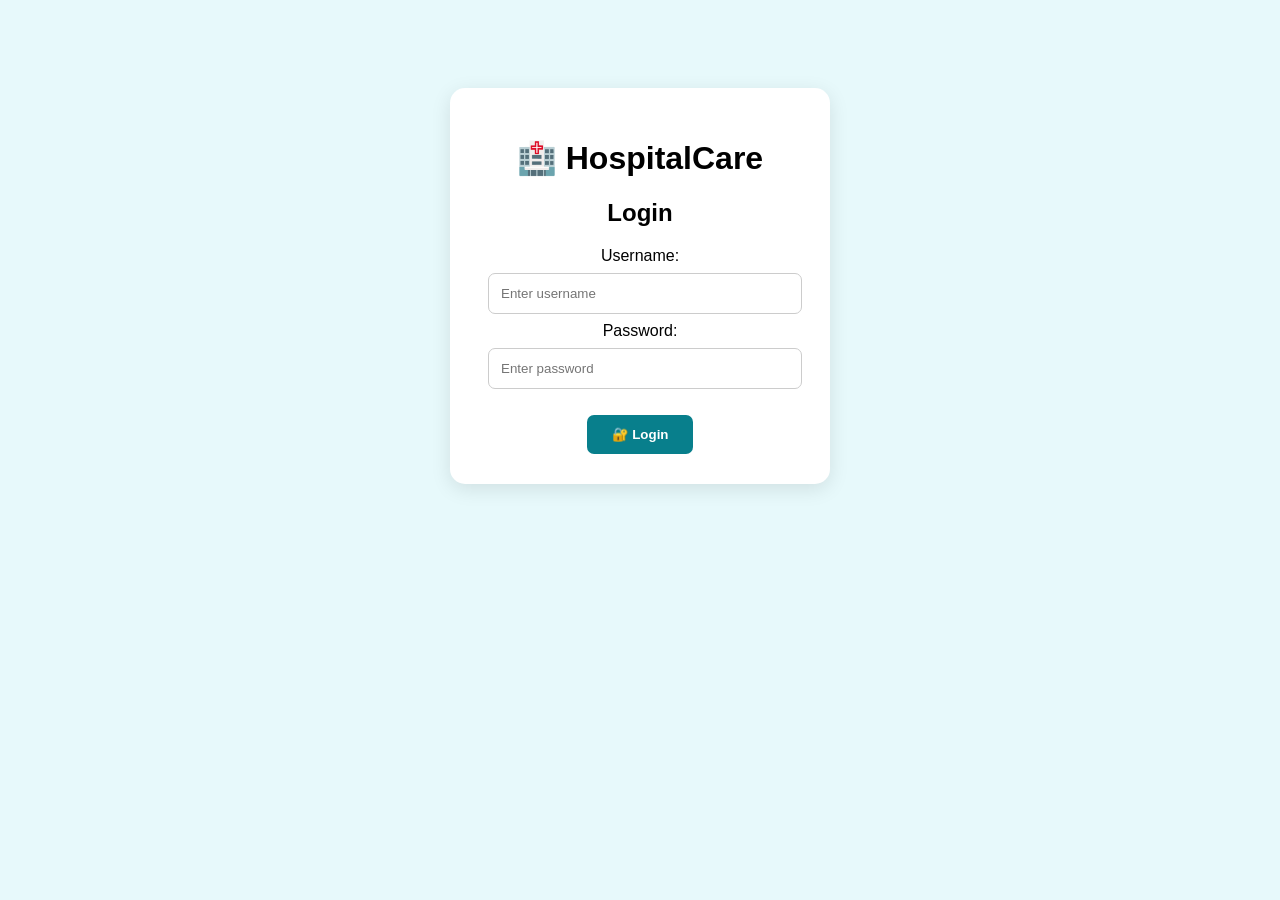
<file: login.html>
<!DOCTYPE html>
<html>
<head>
    <title>Hospital Login</title>

    <style>
        body {
            font-family: Arial, sans-serif;
            background: #e7f9fb;
            text-align: center;
            padding-top: 80px;
        }

        .login-box {
            background: white;
            width: 320px;
            margin: auto;
            padding: 30px;
            border-radius: 15px;
            box-shadow: 0 5px 20px rgba(0,0,0,0.1);
        }

        input {
            width: 90%;
            padding: 12px;
            margin: 8px;
            border: 1px solid #ccc;
            border-radius: 7px;
        }

        button {
            padding: 12px 25px;
            background: #087f8c;
            color: white;
            border: none;
            border-radius: 7px;
            cursor: pointer;
            font-weight: bold;
        }

        #logoutSection {
            display: none;
        }
    </style>
</head>

<body>

<div class="login-box">

    <h1>🏥 HospitalCare</h1>

    <!-- LOGIN -->
    <div id="loginSection">

        <h2>Login</h2>

        <label>Username:</label><br>
        <input type="text" id="username" placeholder="Enter username">

        <br>

        <label>Password:</label><br>
        <input type="password" id="password" placeholder="Enter password">

        <br><br>

        <button onclick="loginUser()">🔐 Login</button>

    </div>


    <!-- LOGOUT -->
    <div id="logoutSection">

        <h2>✅ Login Successful!</h2>

        <p>You are logged in.</p>

        <button onclick="logoutUser()">🚪 Logout</button>

    </div>

</div>


<script>

function loginUser() {

    let username = document.getElementById("username").value.trim();
    let password = document.getElementById("password").value;

    if (username === "admin" && password === "1234") {

        localStorage.setItem("isLoggedIn", "true");

        document.getElementById("loginSection").style.display = "none";
        document.getElementById("logoutSection").style.display = "block";

        alert("✅ Login Successful!");
window.location.href = "index.html";

    } else {

        alert("❌ Invalid Username or Password!");

    }
}


function logoutUser() {

    localStorage.removeItem("isLoggedIn");

    document.getElementById("logoutSection").style.display = "none";
    document.getElementById("loginSection").style.display = "block";

    document.getElementById("username").value = "";
    document.getElementById("password").value = "";

    alert("✅ Logged out successfully!");

}


window.onload = function() {

    if (localStorage.getItem("isLoggedIn") === "true") {

        document.getElementById("loginSection").style.display = "none";
        document.getElementById("logoutSection").style.display = "block";

    }

};

</script>

</body>
</html>
</file>
<file: style.css>
* {
  margin: 0;
  padding: 0;
  box-sizing: border-box;
  }

html {
scroll-behavior: smooth;
}

body {
font-family: Arial, Helvetica, sans-serif;
background: #f4f8fc;
color: #263238;
line-height: 1.6;
}

/* ================= HEADER ================= */

header {
background: #ffffff;
min-height: 70px;
padding: 15px 6%;
display: flex;
align-items: center;
justify-content: space-between;
position: sticky;
top: 0;
z-index: 1000;
box-shadow: 0 2px 12px rgba(0, 0, 0, 0.08);
}

.logo {
font-size: 24px;
font-weight: bold;
color: #087f8c;
}

nav {
display: flex;
align-items: center;
gap: 8px;
}

nav a {
text-decoration: none;
color: #263238;
font-weight: bold;
padding: 9px 12px;
border-radius: 7px;
transition: 0.3s;
}

nav a:hover {
color: #087f8c;
background: #e8f7f8;
}

nav .login-btn {
background: #087f8c;
color: white;
}

nav .login-btn:hover {
background: #05636d;
color: white;
}

/* ================= HERO ================= */

.hero {
min-height: 500px;
padding: 80px 8%;
display: flex;
align-items: center;
background:
linear-gradient(135deg, #e7f9fb, #f7fcff);
}

.hero-content {
max-width: 720px;
}

.badge {
display: inline-block;
background: #d8f3f5;
color: #087f8c;
padding: 8px 15px;
border-radius: 30px;
font-size: 14px;
font-weight: bold;
margin-bottom: 20px;
}

.hero h1 {
font-size: 48px;
line-height: 1.2;
color: #183b45;
margin-bottom: 20px;
}

.hero h1 span {
color: #087f8c;
}

.hero p {
max-width: 650px;
font-size: 18px;
color: #607d8b;
margin-bottom: 30px;
}

/* ================= BUTTONS ================= */

.primary-btn,
.secondary-btn {
display: inline-block;
padding: 13px 22px;
border-radius: 8px;
text-decoration: none;
font-weight: bold;
border: none;
cursor: pointer;
font-size: 15px;
transition: 0.3s;
margin-right: 8px;
}

.primary-btn {
background: #087f8c;
color: white;
}

.primary-btn:hover {
background: #05636d;
transform: translateY(-2px);
}

.secondary-btn {
background: white;
color: #087f8c;
border: 2px solid #087f8c;
}

.secondary-btn:hover {
background: #087f8c;
color: white;
}

/* ================= DASHBOARD ================= */

.dashboard {
max-width: 1200px;
margin: -35px auto 50px;
padding: 0 20px;
display: grid;
grid-template-columns: repeat(4, 1fr);
gap: 20px;
position: relative;
}

.stat-card {
background: white;
padding: 25px;
border-radius: 14px;
text-align: center;
box-shadow: 0 5px 20px rgba(0, 0, 0, 0.08);
border: 1px solid #e6eef2;
}

.stat-icon {
font-size: 32px;
margin-bottom: 8px;
}

.stat-card h3 {
color: #087f8c;
font-size: 28px;
}

.stat-card p {
color: #607d8b;
margin-top: 5px;
}

/* ================= SECTIONS ================= */

.section {
max-width: 1200px;
margin: auto;
padding: 75px 25px;
}

.section-title {
text-align: center;
margin-bottom: 40px;
}

.section-title span {
color: #087f8c;
font-size: 13px;
font-weight: bold;
letter-spacing: 2px;
}

.section-title h2 {
color: #183b45;
font-size: 32px;
margin: 8px 0;
}

.section-title p {
color: #607d8b;
}

/* ================= SERVICES ================= */

.service-grid {
display: grid;
grid-template-columns: repeat(4, 1fr);
gap: 20px;
}

.service-card {
background: white;
padding: 30px 22px;
border-radius: 14px;
text-align: center;
border: 1px solid #e5edf0;
transition: 0.3s;
}

.service-card:hover {
transform: translateY(-7px);
box-shadow: 0 10px 25px rgba(0, 0, 0, 0.1);
}

.service-icon {
font-size: 40px;
margin-bottom: 15px;
}

.service-card h3 {
color: #183b45;
margin-bottom: 10px;
}

.service-card p {
color: #607d8b;
}

/* ================= FORMS ================= */

.form-card {
background: white;
padding: 35px;
border-radius: 16px;
box-shadow: 0 5px 20px rgba(0, 0, 0, 0.07);
border: 1px solid #e4edf0;
}

.form-grid {
display: grid;
grid-template-columns: repeat(2, 1fr);
gap: 22px;
margin-bottom: 25px;
}

.form-group {
display: flex;
flex-direction: column;
}

.form-group label {
font-weight: bold;
margin-bottom: 8px;
color: #37474f;
}

input,
select {
width: 100%;
padding: 13px;
border: 1px solid #cfd8dc;
border-radius: 8px;
font-size: 15px;
outline: none;
background: white;
}

input:focus,
select:focus {
border-color: #087f8c;
box-shadow: 0 0 0 3px rgba(8, 127, 140, 0.1);
}

/* ================= MESSAGES ================= */

.success-message {
margin-top: 25px;
padding: 18px;
border-radius: 10px;
background: #e8f8ef;
border-left: 5px solid #2e9d62;
color: #246b47;
}

.error-message {
margin-top: 25px;
padding: 18px;
border-radius: 10px;
background: #fff0f0;
border-left: 5px solid #d9534f;
color: #a52f2b;
}

/* ================= SEARCH ================= */

.search-box {
margin-top: 35px;
background: white;
padding: 30px;
border-radius: 15px;
box-shadow: 0 5px 20px rgba(0, 0, 0, 0.07);
}

.search-box h2 {
color: #183b45;
margin-bottom: 20px;
}

.search-row {
display: flex;
gap: 10px;
}

.search-row input {
flex: 1;
}

#searchResult {
margin-top: 20px;
}

/* ================= DOCTORS ================= */

.doctors-section {
background: #f8fcfd;
max-width: 100%;
padding-left: 8%;
padding-right: 8%;
}

.doctor-grid {
max-width: 1200px;
margin: auto;
display: grid;
grid-template-columns: repeat(3, 1fr);
gap: 25px;
}

.doctor-card {
background: white;
padding: 30px;
text-align: center;
border-radius: 15px;
box-shadow: 0 5px 20px rgba(0, 0, 0, 0.07);
border: 1px solid #e4edf0;
transition: 0.3s;
}

.doctor-card:hover {
transform: translateY(-6px);
}

.doctor-icon {
font-size: 55px;
margin-bottom: 12px;
}

.doctor-card h3 {
color: #183b45;
font-size: 22px;
}

.specialization {
color: #087f8c;
font-weight: bold;
margin: 7px 0;
}

.doctor-card p {
color: #607d8b;
margin: 5px;
}

.available {
display: inline-block;
margin-top: 12px;
padding: 6px 14px;
background: #e7f7ee;
color: #278250;
border-radius: 20px;
font-size: 13px;
font-weight: bold;
}

/* ================= RECORDS ================= */

.records-card {
background: white;
padding: 35px;
border-radius: 15px;
box-shadow: 0 5px 20px rgba(0, 0, 0, 0.07);
}

#recordList {
margin-top: 25px;
}

.record-item {
background: #f7fbfc;
border: 1px solid #dcecef;
padding: 20px;
border-radius: 10px;
margin-bottom: 15px;
}

/* ================= CONTACT ================= */

.contact-section {
background: #e9f8fa;
padding: 75px 8%;
}

.contact-grid {
max-width: 1000px;
margin: auto;
display: grid;
grid-template-columns: repeat(3, 1fr);
gap: 20px;
}

.contact-card {
background: white;
padding: 30px;
text-align: center;
border-radius: 14px;
box-shadow: 0 5px 18px rgba(0, 0, 0, 0.06);
}

.contact-card div {
font-size: 35px;
}

.contact-card h3 {
color: #183b45;
margin: 10px;
}

.contact-card p {
color: #607d8b;
}

/* ================= FOOTER ================= */

footer {
background: #12343b;
color: white;
text-align: center;
padding: 35px 20px;
}

footer h3 {
font-size: 23px;
margin-bottom: 8px;
}

footer p {
margin: 5px;
color: #d4e3e5;
}
/* ================= MEDICINE SECTION ================= */

.medicine-grid {
    display: grid;
    grid-template-columns: repeat(4, 1fr);
    gap: 25px;
    margin-top: 30px;
}

.medicine-card {
    background: white;
    padding: 28px 22px;
    border-radius: 18px;
    box-shadow: 0 8px 25px rgba(0, 80, 120, 0.10);
    border: 1px solid #dceff5;
    transition: 0.3s;
}

.medicine-card:hover {
    transform: translateY(-7px);
    box-shadow: 0 14px 30px rgba(0, 100, 140, 0.16);
}

.medicine-icon {
    width: 60px;
    height: 60px;
    display: flex;
    align-items: center;
    justify-content: center;
    background: #e8f8fc;
    border-radius: 50%;
    font-size: 30px;
    margin-bottom: 15px;
}

.medicine-card h3 {
    color: #087f8c;
    margin-bottom: 12px;
}

.medicine-card p {
    color: #52636d;
    line-height: 1.6;
    margin: 7px 0;
}

.medicine-status {
    display: inline-block;
    margin-top: 12px;
    padding: 6px 14px;
    border-radius: 20px;
    background: #e5f8ef;
    color: #16804b;
    font-weight: bold;
    font-size: 13px;
}

.medicine-note {
    margin-top: 30px;
    padding: 18px 22px;
    background: #fff8e6;
    border-left: 5px solid #f0b429;
    border-radius: 10px;
    color: #684f00;
}

/* ================= RESPONSIVE ================= */

@media (max-width: 900px) {

header {
    flex-direction: column;
    gap: 15px;
}

nav {
    flex-wrap: wrap;
    justify-content: center;
}

.dashboard {
    grid-template-columns: repeat(2, 1fr);
}

.service-grid {
    grid-template-columns: repeat(2, 1fr);
}

.doctor-grid {
    grid-template-columns: 1fr;
    max-width: 600px;
}

.contact-grid {
    grid-template-columns: 1fr;
    max-width: 600px;
}


}

@media (max-width: 600px) {


.hero {
    padding: 60px 25px;
}

.hero h1 {
    font-size: 34px;
}

.hero p {
    font-size: 16px;
}

.dashboard {
    grid-template-columns: 1fr;
    margin-top: 25px;
}

.service-grid {
    grid-template-columns: 1fr;
}

.form-grid {
    grid-template-columns: 1fr;
}

.form-card {
    padding: 22px;
}

.search-row {
    flex-direction: column;
}

.primary-btn,
.secondary-btn {
    margin-bottom: 10px;
}

.section-title h2 {
    font-size: 27px;
}

nav a {
    padding: 7px 8px;
    font-size: 14px;
}


}

/* Mobile */
@media (max-width: 900px) {
    .medicine-grid {
        grid-template-columns: repeat(2, 1fr);
    }
}

@media (max-width: 600px) {
    .medicine-grid {
        grid-template-columns: 1fr;
    }
}
/* ================= BED MANAGEMENT ================= */

.bed-dashboard {
    max-width: 1000px;
    margin: 0 auto 35px;
    display: grid;
    grid-template-columns: repeat(3, 1fr);
    gap: 20px;
}

.bed-stat {
    background: white;
    padding: 25px;
    text-align: center;
    border-radius: 15px;
    box-shadow: 0 5px 20px rgba(0, 0, 0, 0.07);
    border: 1px solid #e4edf0;
}

.bed-stat div {
    font-size: 35px;
    margin-bottom: 8px;
}

.bed-stat h3 {
    font-size: 30px;
    color: #087f8c;
}

.bed-stat p {
    color: #607d8b;
    font-weight: bold;
}

.bed-occupied h3 {
    color: #d9534f;
}

#bedList {
    margin-top: 25px;
}

.bed-item {
    display: flex;
    align-items: center;
    gap: 20px;
    padding: 20px;
    margin-bottom: 15px;
    border-radius: 12px;
    background: #f7fbfc;
    border: 1px solid #dcecef;
}

.bed-icon {
    font-size: 40px;
}

.bed-info {
    flex: 1;
}

.bed-info h3 {
    color: #183b45;
    margin-bottom: 5px;
}

.bed-info p {
    color: #607d8b;
    margin: 3px 0;
}

.bed-status {
    display: inline-block;
    margin-top: 8px;
    padding: 5px 13px;
    border-radius: 20px;
    font-size: 13px;
    font-weight: bold;
}

.bed-available {
    border-left: 5px solid #2e9d62;
}

.bed-available .bed-status {
    background: #e5f8ef;
    color: #16804b;
}

.bed-occupied {
    border-left: 5px solid #d9534f;
}

.bed-occupied .bed-status {
    background: #fff0f0;
    color: #b52f2b;
}

.release-btn {
    padding: 10px 15px;
    border: none;
    border-radius: 7px;
    background: #d9534f;
    color: white;
    cursor: pointer;
    font-weight: bold;
}

.release-btn:hover {
    background: #b52f2b;
}


/* ================= BED RESPONSIVE ================= */

@media (max-width: 900px) {

    .bed-dashboard {
        grid-template-columns: repeat(2, 1fr);
    }

}

@media (max-width: 600px) {

    .bed-dashboard {
        grid-template-columns: 1fr;
    }

    .bed-item {
        flex-direction: column;
        text-align: center;
    }

    .release-btn {
        width: 100%;
    }

}
</file>
